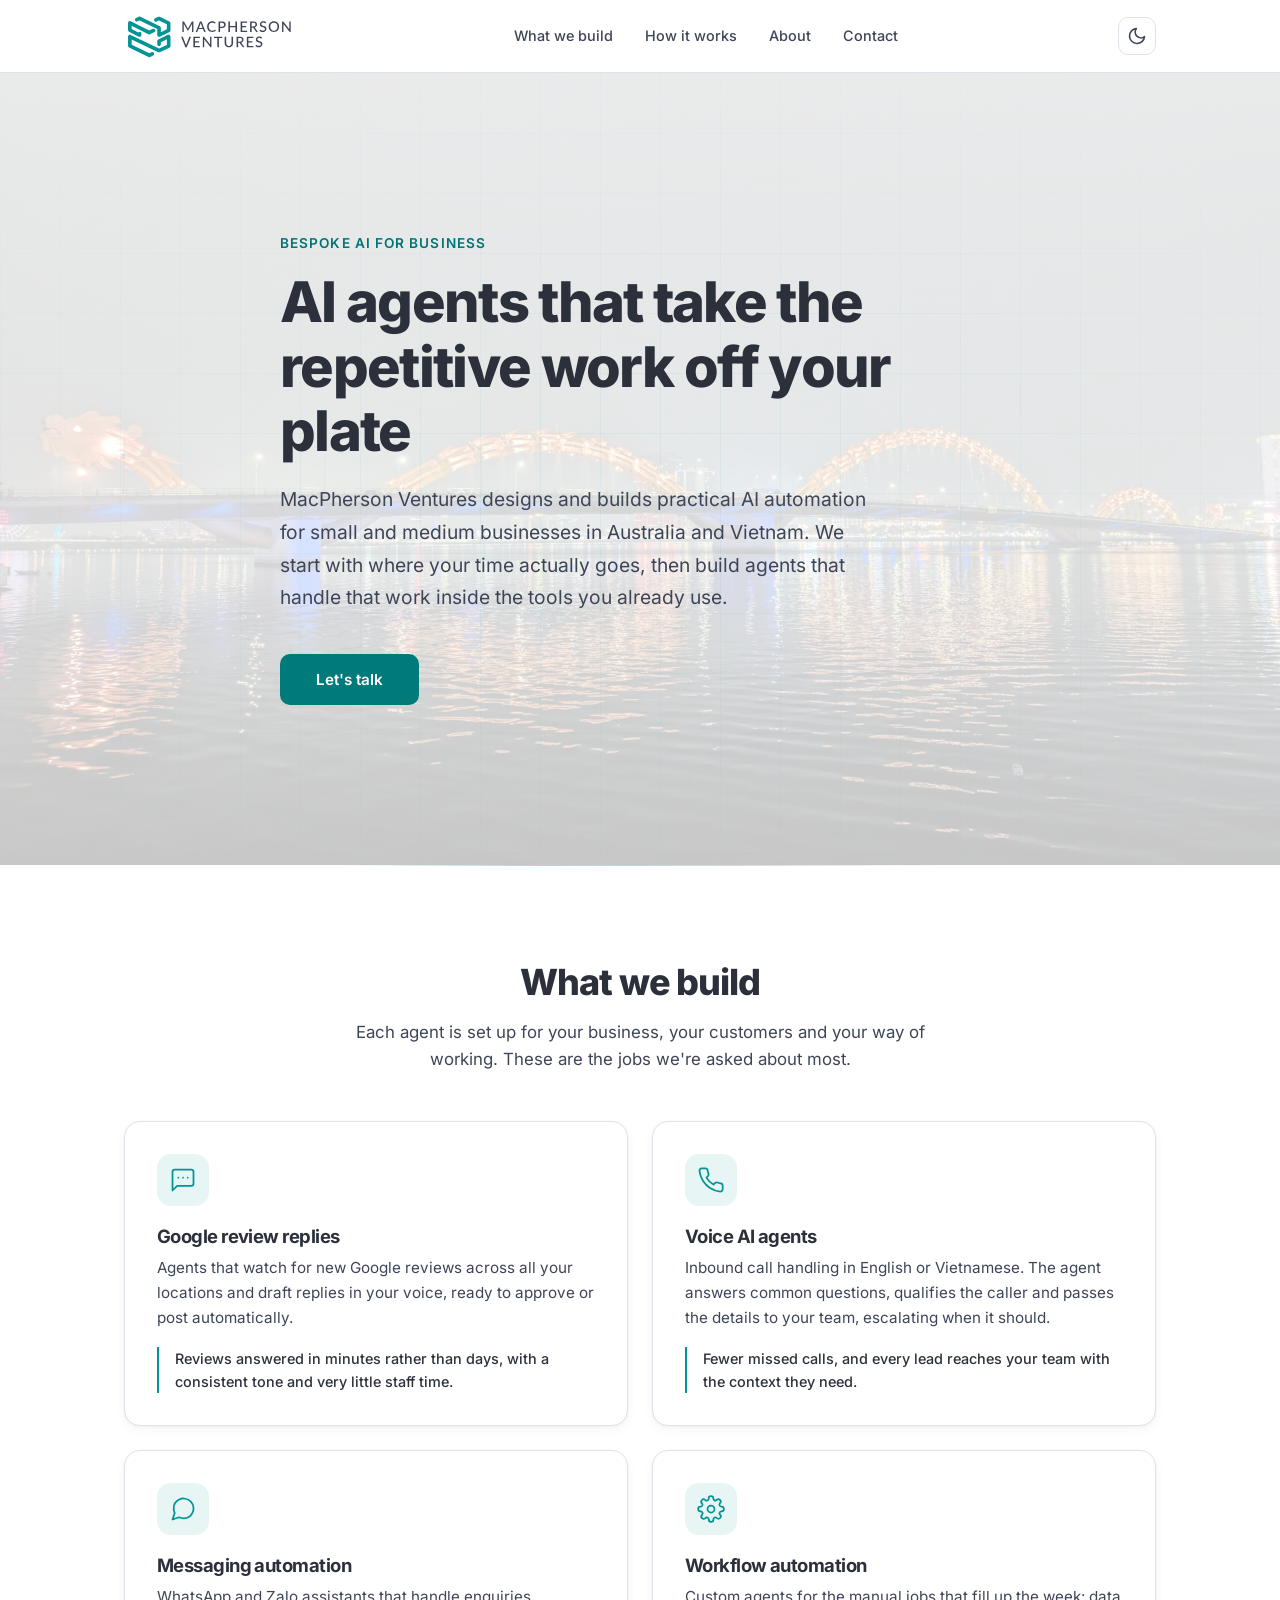
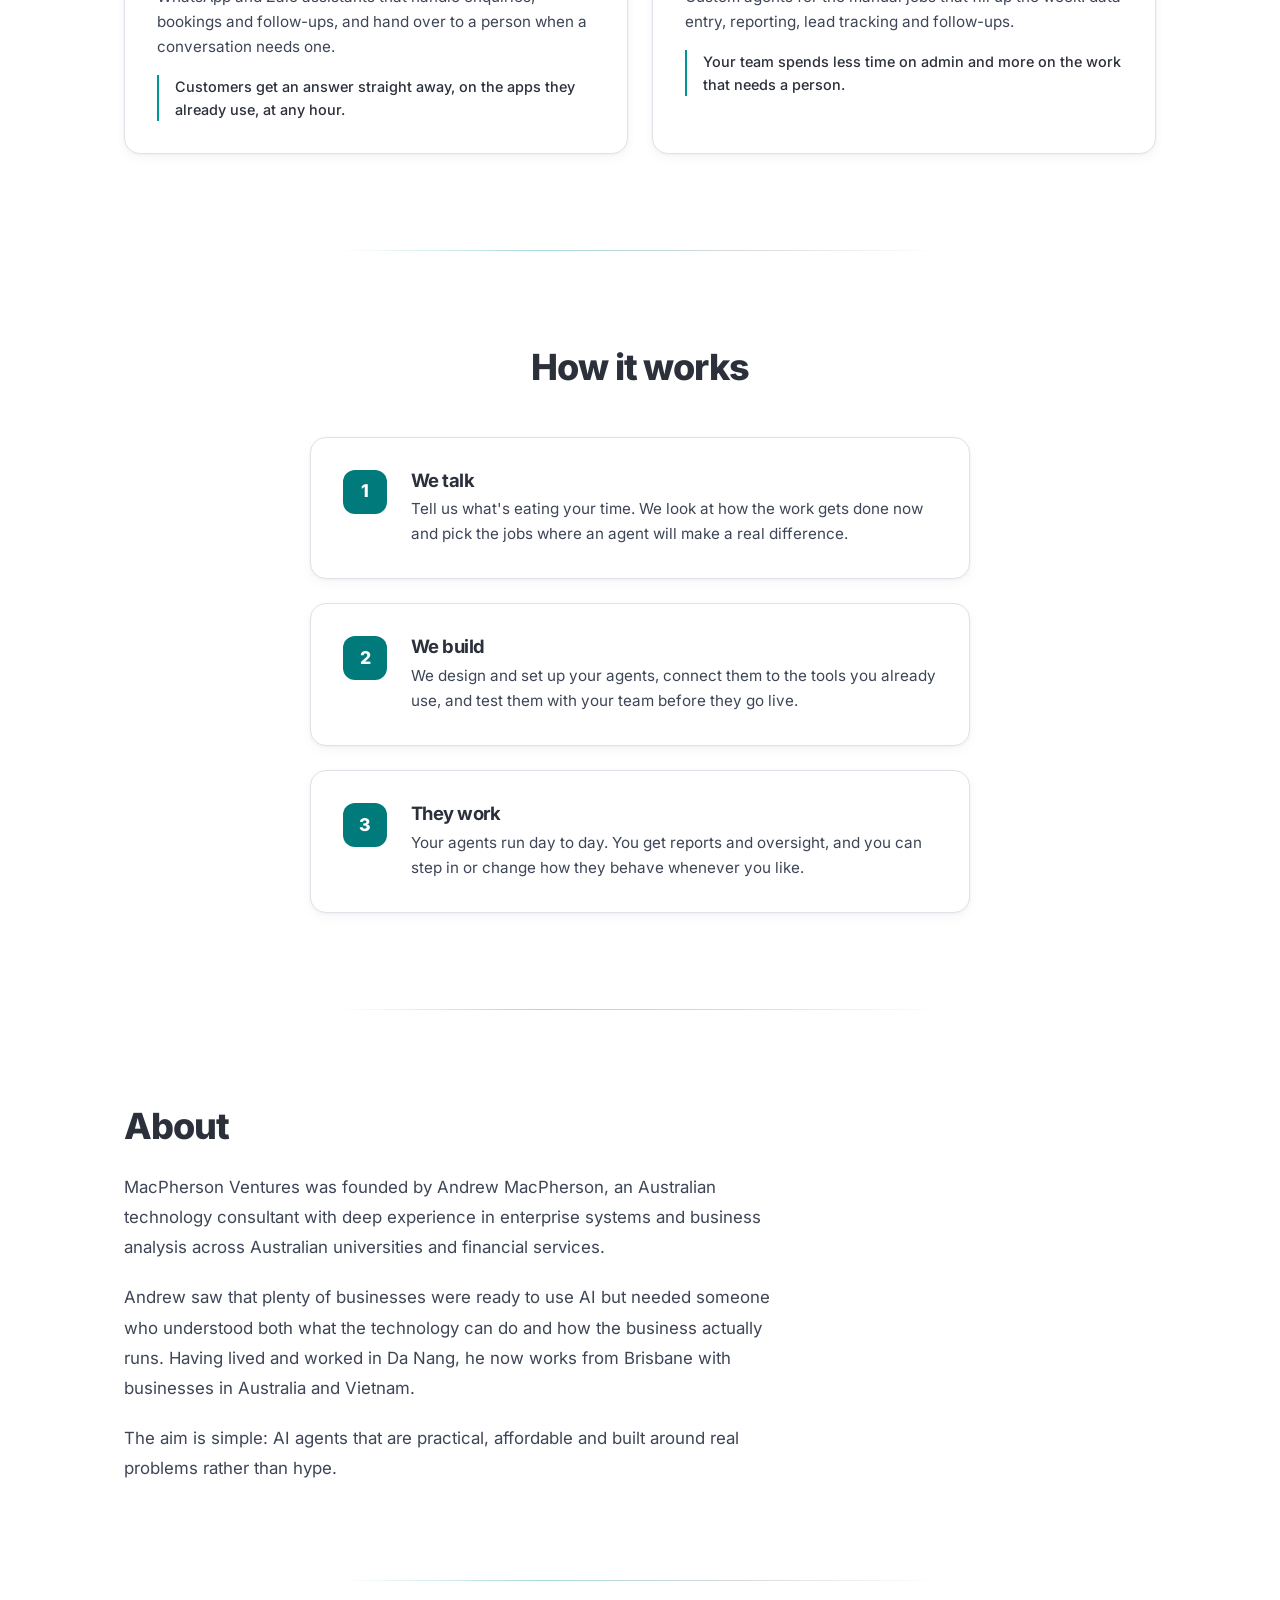
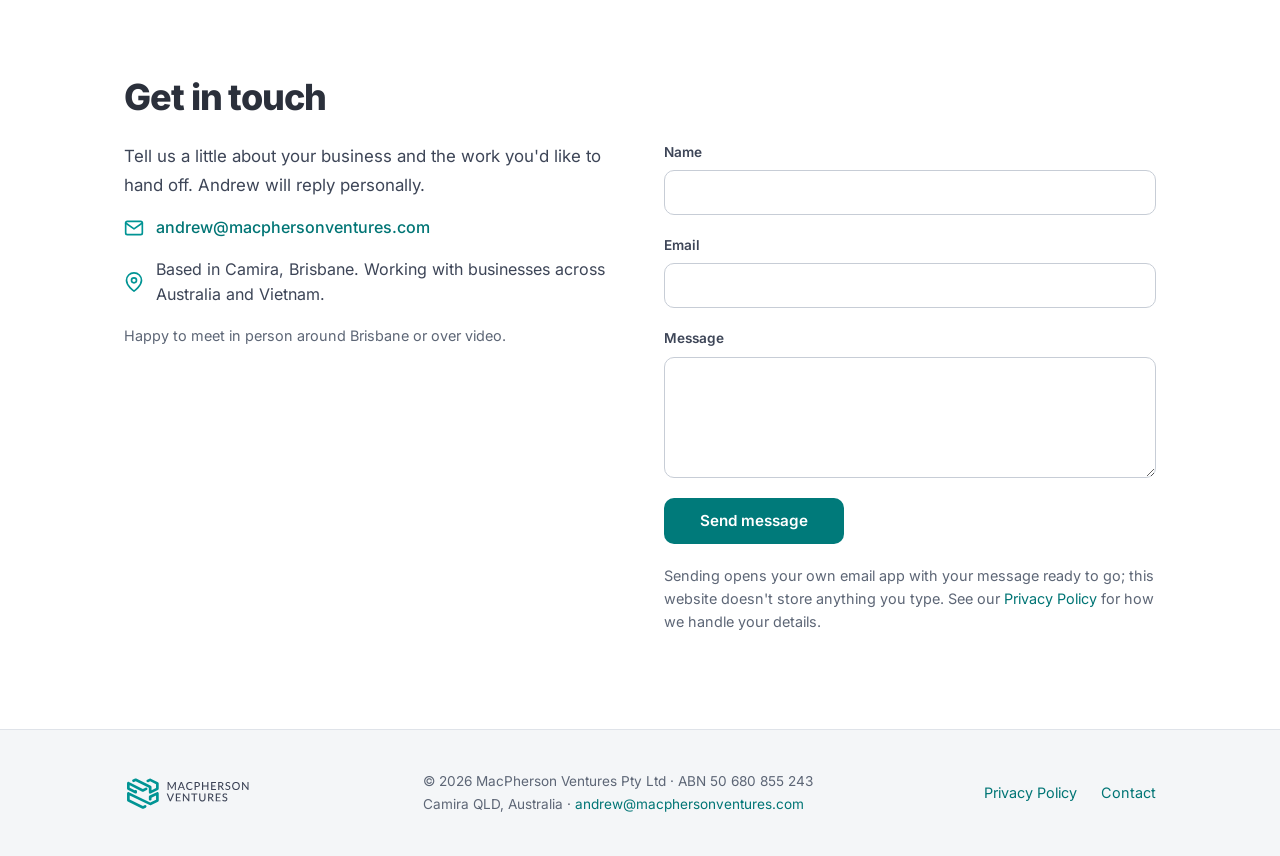
<file: index.html>
<!DOCTYPE html>
<html lang="en-AU">
<head>
    <meta charset="UTF-8">
    <meta name="viewport" content="width=device-width, initial-scale=1.0">
    <title>MacPherson Ventures | AI Automation for Businesses in Australia and Vietnam</title>
    <meta name="description" content="MacPherson Ventures builds practical AI agents for small and medium businesses in Australia and Vietnam: review replies, call handling, WhatsApp and Zalo messaging, and workflow automation.">
    <link rel="canonical" href="https://macphersonventures.com/">
    <meta property="og:type" content="website">
    <meta property="og:site_name" content="MacPherson Ventures">
    <meta property="og:locale" content="en_AU">
    <meta property="og:title" content="MacPherson Ventures | Bespoke AI for business">
    <meta property="og:description" content="Practical AI agents for small and medium businesses in Australia and Vietnam.">
    <meta property="og:url" content="https://macphersonventures.com/">
    <meta property="og:image" content="https://macphersonventures.com/img/og-image.png">
    <meta property="og:image:width" content="1200">
    <meta property="og:image:height" content="630">
    <meta property="og:image:alt" content="MacPherson Ventures logo">
    <meta name="twitter:card" content="summary_large_image">
    <meta name="twitter:title" content="MacPherson Ventures | Bespoke AI for business">
    <meta name="twitter:description" content="Practical AI agents for small and medium businesses in Australia and Vietnam.">
    <meta name="twitter:image" content="https://macphersonventures.com/img/og-image.png">
    <meta name="twitter:image:alt" content="MacPherson Ventures logo">
    <script>
        (function () {
            var d = document.documentElement, t = null;
            d.className += ' js';
            try { t = localStorage.getItem('theme'); } catch (e) {}
            if (t !== 'light' && t !== 'dark') {
                t = window.matchMedia && window.matchMedia('(prefers-color-scheme: dark)').matches ? 'dark' : 'light';
            }
            d.setAttribute('data-theme', t);
        })();
    </script>
    <link rel="icon" href="/favicon.ico" sizes="any">
    <link rel="icon" href="/favicon.svg" type="image/svg+xml">
    <link rel="icon" href="/favicon-32x32.png" type="image/png" sizes="32x32">
    <link rel="icon" href="/favicon-16x16.png" type="image/png" sizes="16x16">
    <link rel="apple-touch-icon" href="/apple-touch-icon.png">
    <link rel="manifest" href="/site.webmanifest">
    <meta name="theme-color" content="#ffffff" media="(prefers-color-scheme: light)">
    <meta name="theme-color" content="#2B303B" media="(prefers-color-scheme: dark)">
    <link rel="preload" href="/fonts/inter-latin-wght-normal.woff2" as="font" type="font/woff2" crossorigin>
    <link rel="stylesheet" href="/css/styles.css">
    <script type="application/ld+json">
    {
        "@context": "https://schema.org",
        "@type": "Organization",
        "name": "MacPherson Ventures Pty Ltd",
        "alternateName": "MacPherson Ventures",
        "url": "https://macphersonventures.com/",
        "logo": "https://macphersonventures.com/icon-512.png",
        "email": "andrew@macphersonventures.com",
        "taxID": "50 680 855 243",
        "address": {
            "@type": "PostalAddress",
            "addressLocality": "Camira",
            "addressRegion": "QLD",
            "addressCountry": "AU"
        },
        "areaServed": ["AU", "VN"]
    }
    </script>
</head>
<body>
    <a class="skip-link" href="#main">Skip to content</a>
    <header>
        <nav class="container" aria-label="Main">
            <a href="/" class="logo" aria-label="MacPherson Ventures home">
                <img class="logo-light" src="/img/brand/mv-logo.svg" alt="MacPherson Ventures" width="170" height="48">
                <img class="logo-dark" src="/img/brand/mv-logo-reversed.svg" alt="MacPherson Ventures" width="170" height="48">
            </a>
            <div class="nav-links">
                <a href="/#services">What we build</a>
                <a href="/#how-it-works">How it works</a>
                <a href="/#about">About</a>
                <a href="/#contact">Contact</a>
            </div>
            <div class="nav-right">
                <button class="mobile-menu-btn" type="button" aria-label="Open menu" aria-expanded="false" aria-controls="mobile-nav">
                    <span></span>
                    <span></span>
                    <span></span>
                </button>
                <button class="theme-toggle" type="button" aria-label="Toggle dark mode">
                    <svg class="icon-sun" width="20" height="20" viewBox="0 0 24 24" fill="none" stroke="currentColor" stroke-width="2" stroke-linecap="round" stroke-linejoin="round" aria-hidden="true">
                        <circle cx="12" cy="12" r="5"/><line x1="12" y1="1" x2="12" y2="3"/><line x1="12" y1="21" x2="12" y2="23"/><line x1="4.22" y1="4.22" x2="5.64" y2="5.64"/><line x1="18.36" y1="18.36" x2="19.78" y2="19.78"/><line x1="1" y1="12" x2="3" y2="12"/><line x1="21" y1="12" x2="23" y2="12"/><line x1="4.22" y1="19.78" x2="5.64" y2="18.36"/><line x1="18.36" y1="5.64" x2="19.78" y2="4.22"/>
                    </svg>
                    <svg class="icon-moon" width="20" height="20" viewBox="0 0 24 24" fill="none" stroke="currentColor" stroke-width="2" stroke-linecap="round" stroke-linejoin="round" aria-hidden="true">
                        <path d="M21 12.79A9 9 0 1 1 11.21 3 7 7 0 0 0 21 12.79z"/>
                    </svg>
                </button>
            </div>
        </nav>
        <div class="mobile-nav" id="mobile-nav">
            <a href="/#services">What we build</a>
            <a href="/#how-it-works">How it works</a>
            <a href="/#about">About</a>
            <a href="/#contact">Contact</a>
        </div>
    </header>

    <main id="main">
        <!-- Hero -->
        <section id="hero" class="hero">
            <div class="hero-bg-image" aria-hidden="true"></div>
            <div class="hero-overlay" aria-hidden="true"></div>
            <div class="hero-grid" aria-hidden="true"></div>
            <div class="container hero-content">
                <p class="hero-kicker fade-in">Bespoke AI for business</p>
                <h1 class="fade-in">AI agents that take the repetitive work off your plate</h1>
                <p class="hero-subtitle fade-in">MacPherson Ventures designs and builds practical AI automation for small and medium businesses in Australia and Vietnam. We start with where your time actually goes, then build agents that handle that work inside the tools you already use.</p>
                <a href="#contact" class="btn btn-primary fade-in">Let's talk</a>
            </div>
        </section>

        <div class="section-divider"></div>

        <!-- What we build -->
        <section id="services" class="services">
            <div class="container">
                <h2 class="fade-in">What we build</h2>
                <p class="section-intro fade-in">Each agent is set up for your business, your customers and your way of working. These are the jobs we're asked about most.</p>
                <div class="card-grid">
                    <div class="card fade-in">
                        <div class="card-icon" aria-hidden="true">
                            <svg width="28" height="28" viewBox="0 0 24 24" fill="none" stroke="currentColor" stroke-width="1.5" stroke-linecap="round" stroke-linejoin="round"><path d="M21 15a2 2 0 0 1-2 2H7l-4 4V5a2 2 0 0 1 2-2h14a2 2 0 0 1 2 2z"/><path d="M8 10h.01"/><path d="M12 10h.01"/><path d="M16 10h.01"/></svg>
                        </div>
                        <h3>Google review replies</h3>
                        <p class="card-desc">Agents that watch for new Google reviews across all your locations and draft replies in your voice, ready to approve or post automatically.</p>
                        <p class="card-outcome">Reviews answered in minutes rather than days, with a consistent tone and very little staff time.</p>
                    </div>
                    <div class="card fade-in">
                        <div class="card-icon" aria-hidden="true">
                            <svg width="28" height="28" viewBox="0 0 24 24" fill="none" stroke="currentColor" stroke-width="1.5" stroke-linecap="round" stroke-linejoin="round"><path d="M22 16.92v3a2 2 0 0 1-2.18 2 19.79 19.79 0 0 1-8.63-3.07 19.5 19.5 0 0 1-6-6 19.79 19.79 0 0 1-3.07-8.67A2 2 0 0 1 4.11 2h3a2 2 0 0 1 2 1.72c.127.96.361 1.903.7 2.81a2 2 0 0 1-.45 2.11L8.09 9.91a16 16 0 0 0 6 6l1.27-1.27a2 2 0 0 1 2.11-.45c.907.339 1.85.573 2.81.7A2 2 0 0 1 22 16.92z"/></svg>
                        </div>
                        <h3>Voice AI agents</h3>
                        <p class="card-desc">Inbound call handling in English or Vietnamese. The agent answers common questions, qualifies the caller and passes the details to your team, escalating when it should.</p>
                        <p class="card-outcome">Fewer missed calls, and every lead reaches your team with the context they need.</p>
                    </div>
                    <div class="card fade-in">
                        <div class="card-icon" aria-hidden="true">
                            <svg width="28" height="28" viewBox="0 0 24 24" fill="none" stroke="currentColor" stroke-width="1.5" stroke-linecap="round" stroke-linejoin="round"><path d="M21 11.5a8.38 8.38 0 0 1-.9 3.8 8.5 8.5 0 0 1-7.6 4.7 8.38 8.38 0 0 1-3.8-.9L3 21l1.9-5.7a8.38 8.38 0 0 1-.9-3.8 8.5 8.5 0 0 1 4.7-7.6 8.38 8.38 0 0 1 3.8-.9h.5a8.48 8.48 0 0 1 8 8v.5z"/></svg>
                        </div>
                        <h3>Messaging automation</h3>
                        <p class="card-desc">WhatsApp and Zalo assistants that handle enquiries, bookings and follow-ups, and hand over to a person when a conversation needs one.</p>
                        <p class="card-outcome">Customers get an answer straight away, on the apps they already use, at any hour.</p>
                    </div>
                    <div class="card fade-in">
                        <div class="card-icon" aria-hidden="true">
                            <svg width="28" height="28" viewBox="0 0 24 24" fill="none" stroke="currentColor" stroke-width="1.5" stroke-linecap="round" stroke-linejoin="round"><circle cx="12" cy="12" r="3"/><path d="M19.4 15a1.65 1.65 0 0 0 .33 1.82l.06.06a2 2 0 0 1-2.83 2.83l-.06-.06a1.65 1.65 0 0 0-1.82-.33 1.65 1.65 0 0 0-1 1.51V21a2 2 0 0 1-4 0v-.09A1.65 1.65 0 0 0 9 19.4a1.65 1.65 0 0 0-1.82.33l-.06.06a2 2 0 0 1-2.83-2.83l.06-.06A1.65 1.65 0 0 0 4.68 15a1.65 1.65 0 0 0-1.51-1H3a2 2 0 0 1 0-4h.09A1.65 1.65 0 0 0 4.6 9a1.65 1.65 0 0 0-.33-1.82l-.06-.06a2 2 0 0 1 2.83-2.83l.06.06A1.65 1.65 0 0 0 9 4.68a1.65 1.65 0 0 0 1-1.51V3a2 2 0 0 1 4 0v.09a1.65 1.65 0 0 0 1 1.51 1.65 1.65 0 0 0 1.82-.33l.06-.06a2 2 0 0 1 2.83 2.83l-.06.06A1.65 1.65 0 0 0 19.4 9a1.65 1.65 0 0 0 1.51 1H21a2 2 0 0 1 0 4h-.09a1.65 1.65 0 0 0-1.51 1z"/></svg>
                        </div>
                        <h3>Workflow automation</h3>
                        <p class="card-desc">Custom agents for the manual jobs that fill up the week: data entry, reporting, lead tracking and follow-ups.</p>
                        <p class="card-outcome">Your team spends less time on admin and more on the work that needs a person.</p>
                    </div>
                </div>
            </div>
        </section>

        <div class="section-divider"></div>

        <!-- How it works -->
        <section id="how-it-works" class="how-it-works">
            <div class="container">
                <h2 class="fade-in">How it works</h2>
                <div class="steps">
                    <div class="step fade-in">
                        <div class="step-number">1</div>
                        <div class="step-content">
                            <h3>We talk</h3>
                            <p>Tell us what's eating your time. We look at how the work gets done now and pick the jobs where an agent will make a real difference.</p>
                        </div>
                    </div>
                    <div class="step fade-in">
                        <div class="step-number">2</div>
                        <div class="step-content">
                            <h3>We build</h3>
                            <p>We design and set up your agents, connect them to the tools you already use, and test them with your team before they go live.</p>
                        </div>
                    </div>
                    <div class="step fade-in">
                        <div class="step-number">3</div>
                        <div class="step-content">
                            <h3>They work</h3>
                            <p>Your agents run day to day. You get reports and oversight, and you can step in or change how they behave whenever you like.</p>
                        </div>
                    </div>
                </div>
            </div>
        </section>

        <div class="section-divider"></div>

        <!-- About -->
        <section id="about" class="about">
            <div class="container">
                <h2 class="fade-in">About</h2>
                <div class="about-text fade-in">
                    <p>MacPherson Ventures was founded by Andrew MacPherson, an Australian technology consultant with deep experience in enterprise systems and business analysis across Australian universities and financial services.</p>
                    <p>Andrew saw that plenty of businesses were ready to use AI but needed someone who understood both what the technology can do and how the business actually runs. Having lived and worked in Da Nang, he now works from Brisbane with businesses in Australia and Vietnam.</p>
                    <p>The aim is simple: AI agents that are practical, affordable and built around real problems rather than hype.</p>
                </div>
            </div>
        </section>

        <div class="section-divider"></div>

        <!-- Contact -->
        <section id="contact" class="contact">
            <div class="container">
                <h2 class="fade-in">Get in touch</h2>
                <div class="contact-layout fade-in">
                    <div class="contact-info">
                        <p class="contact-lead">Tell us a little about your business and the work you'd like to hand off. Andrew will reply personally.</p>
                        <div class="contact-item">
                            <svg width="20" height="20" viewBox="0 0 24 24" fill="none" stroke="currentColor" stroke-width="2" stroke-linecap="round" stroke-linejoin="round" aria-hidden="true"><path d="M4 4h16c1.1 0 2 .9 2 2v12c0 1.1-.9 2-2 2H4c-1.1 0-2-.9-2-2V6c0-1.1.9-2 2-2z"/><polyline points="22,6 12,13 2,6"/></svg>
                            <a href="mailto:andrew@macphersonventures.com">andrew@macphersonventures.com</a>
                        </div>
                        <div class="contact-item">
                            <svg width="20" height="20" viewBox="0 0 24 24" fill="none" stroke="currentColor" stroke-width="2" stroke-linecap="round" stroke-linejoin="round" aria-hidden="true"><path d="M21 10c0 7-9 13-9 13s-9-6-9-13a9 9 0 0 1 18 0z"/><circle cx="12" cy="10" r="3"/></svg>
                            <span>Based in Camira, Brisbane. Working with businesses across Australia and Vietnam.</span>
                        </div>
                        <p class="contact-note">Happy to meet in person around Brisbane or over video.</p>
                    </div>
                    <form class="contact-form" id="contact-form">
                        <div class="form-group">
                            <label for="name">Name</label>
                            <input type="text" id="name" name="name" autocomplete="name" required>
                        </div>
                        <div class="form-group">
                            <label for="email">Email</label>
                            <input type="email" id="email" name="email" autocomplete="email" required>
                        </div>
                        <div class="form-group">
                            <label for="message">Message</label>
                            <textarea id="message" name="message" rows="5" required></textarea>
                        </div>
                        <button type="submit" class="btn btn-primary">Send message</button>
                        <p class="form-privacy">Sending opens your own email app with your message ready to go; this website doesn't store anything you type. See our <a href="/privacy">Privacy Policy</a> for how we handle your details.</p>
                    </form>
                </div>
            </div>
        </section>
    </main>

    <footer>
        <div class="container footer-inner">
            <div class="footer-brand">
                <img class="logo-light" src="/img/brand/mv-logo.svg" alt="MacPherson Ventures" width="128" height="36" loading="lazy">
                <img class="logo-dark" src="/img/brand/mv-logo-reversed.svg" alt="MacPherson Ventures" width="128" height="36" loading="lazy">
            </div>
            <div class="footer-meta">
                <p>&copy; 2026 MacPherson Ventures Pty Ltd &middot; ABN 50 680 855 243</p>
                <p>Camira QLD, Australia &middot; <a href="mailto:andrew@macphersonventures.com">andrew@macphersonventures.com</a></p>
            </div>
            <div class="footer-links">
                <a href="/privacy">Privacy Policy</a>
                <a href="/#contact">Contact</a>
            </div>
        </div>
    </footer>

    <script src="/js/scripts.js"></script>
</body>
</html>
</file>
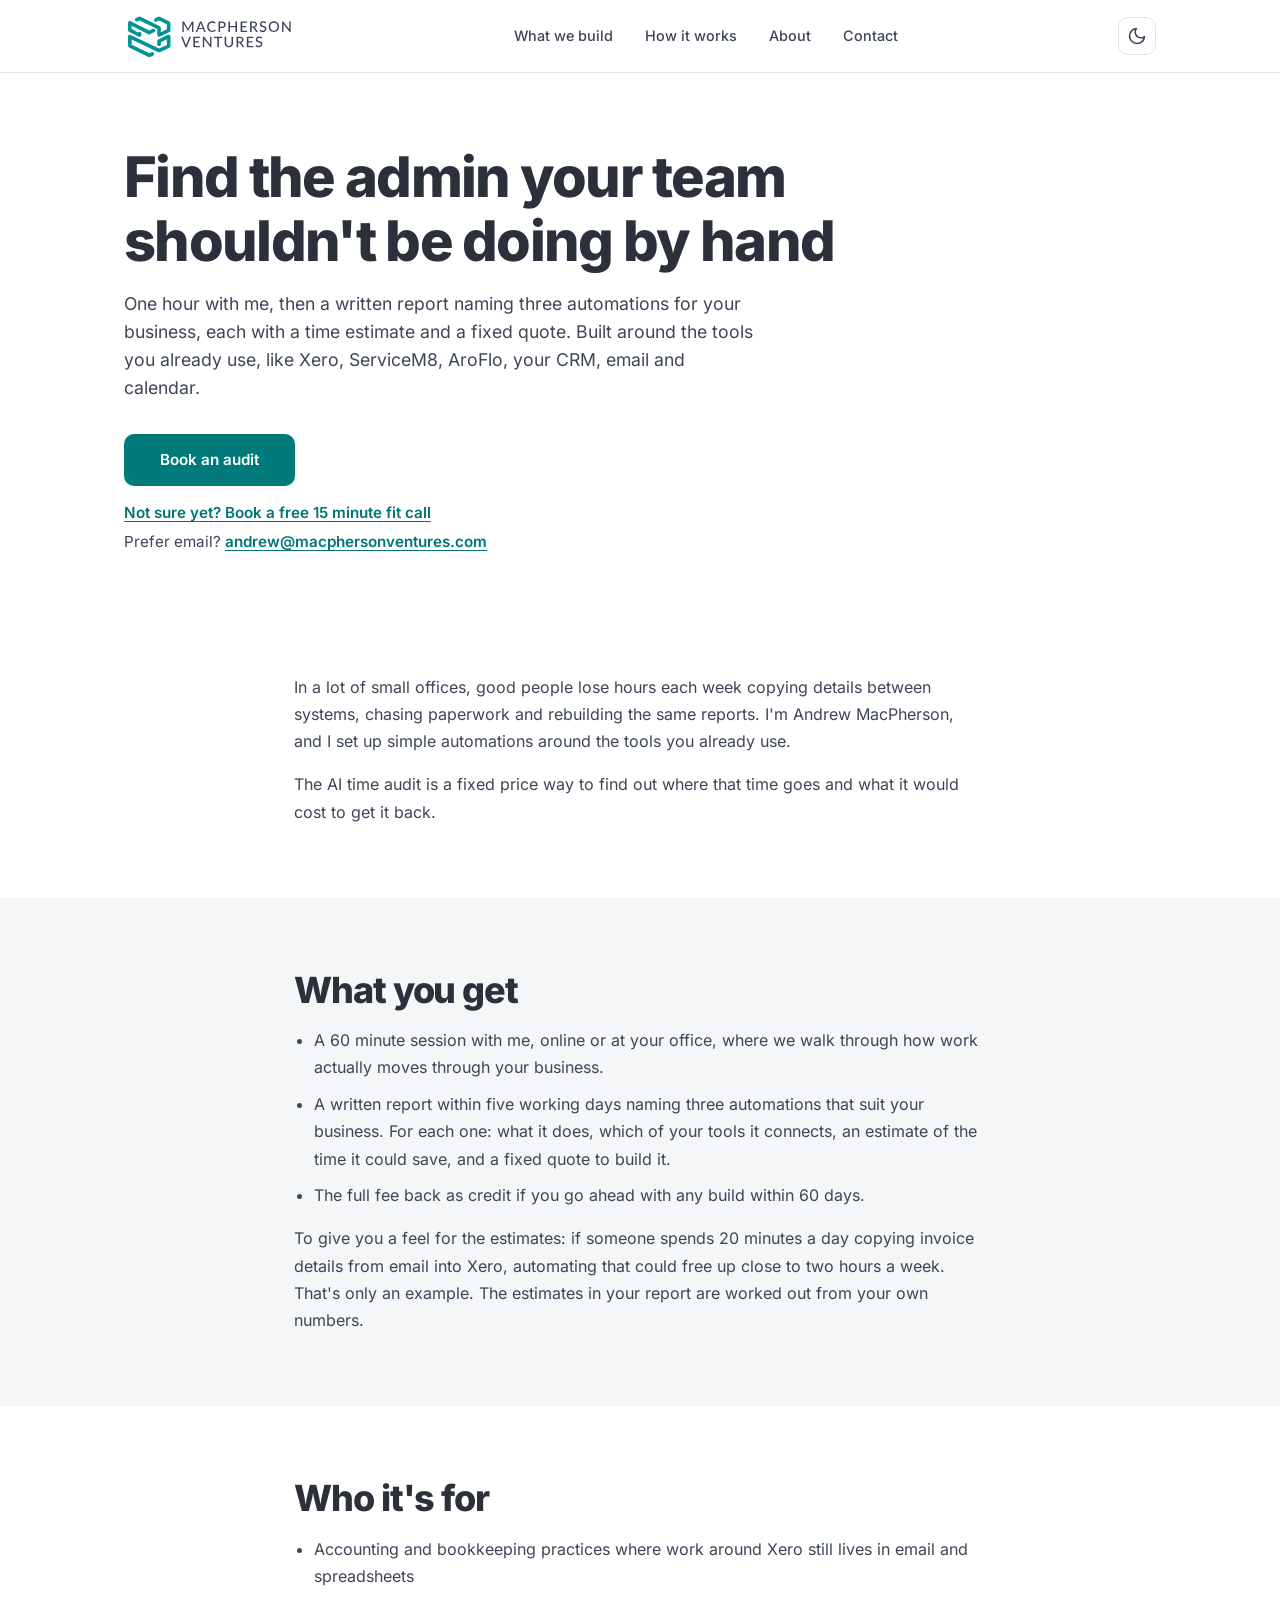
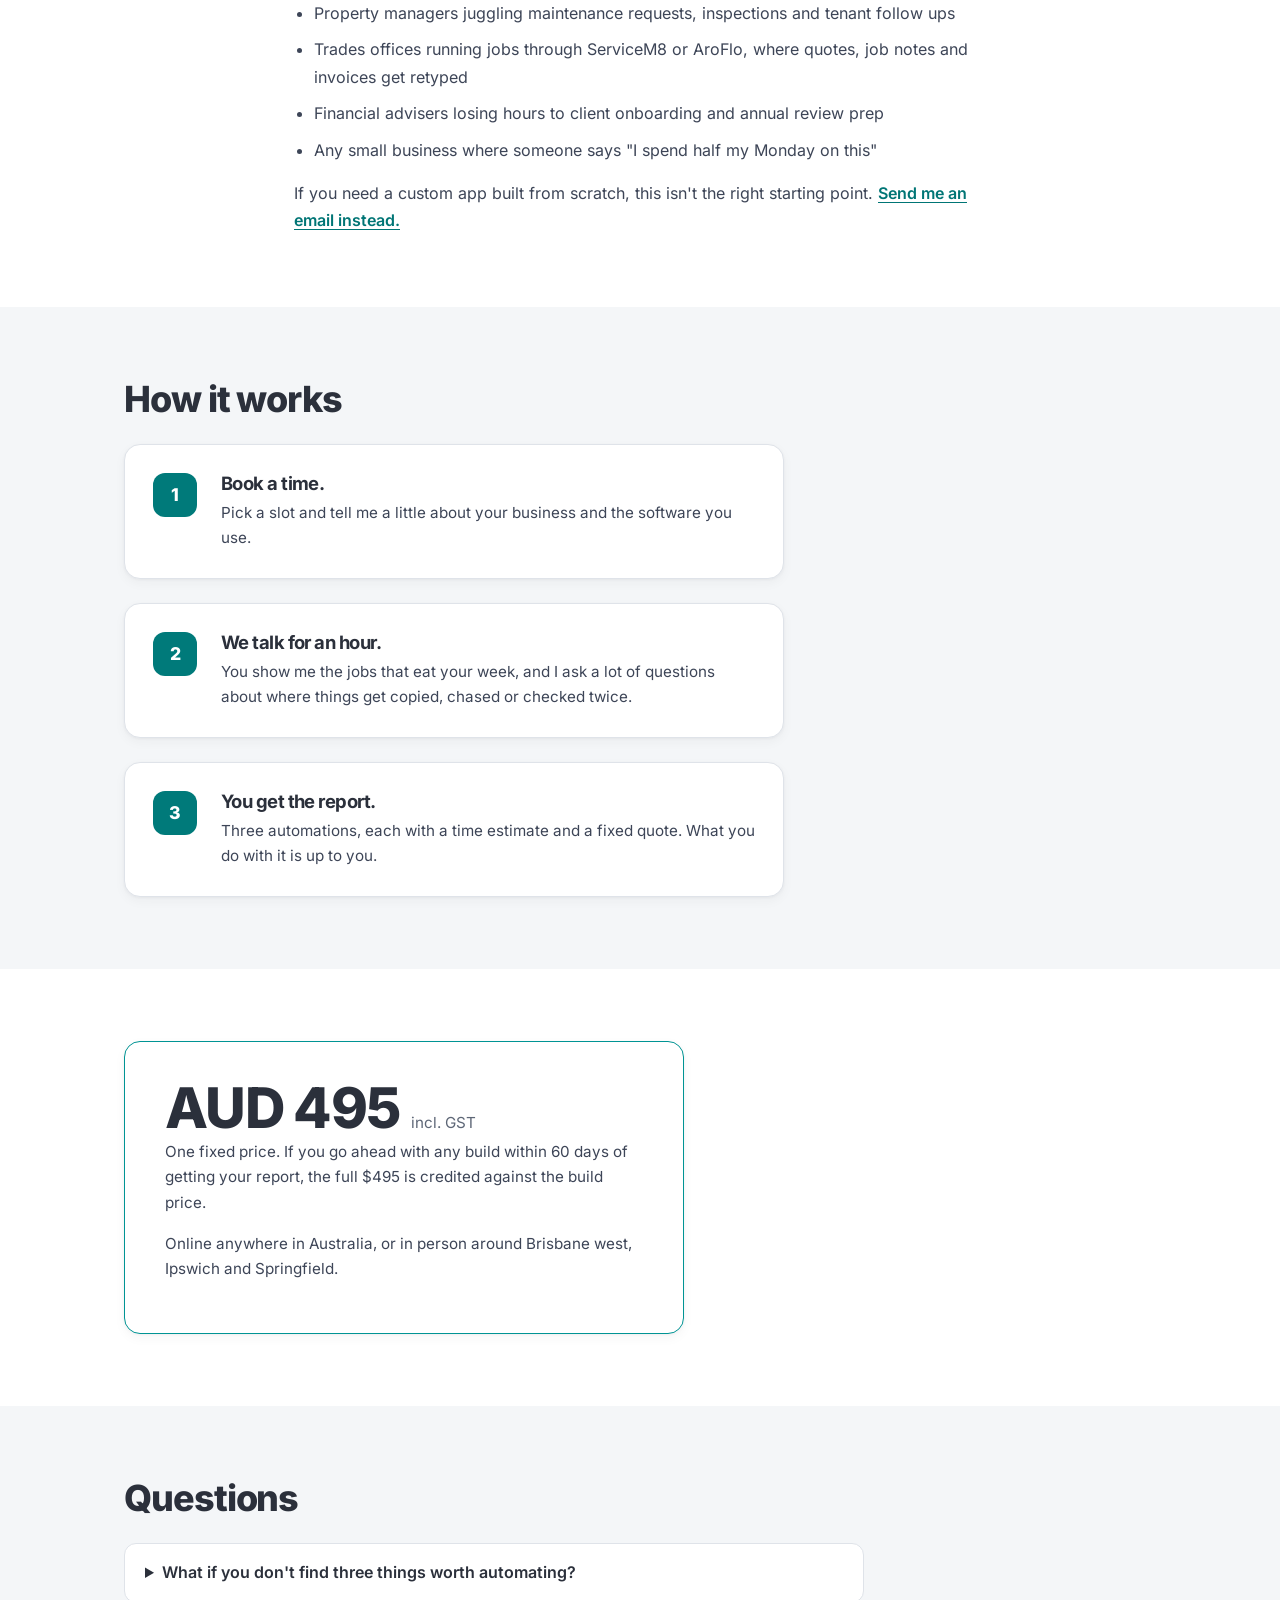
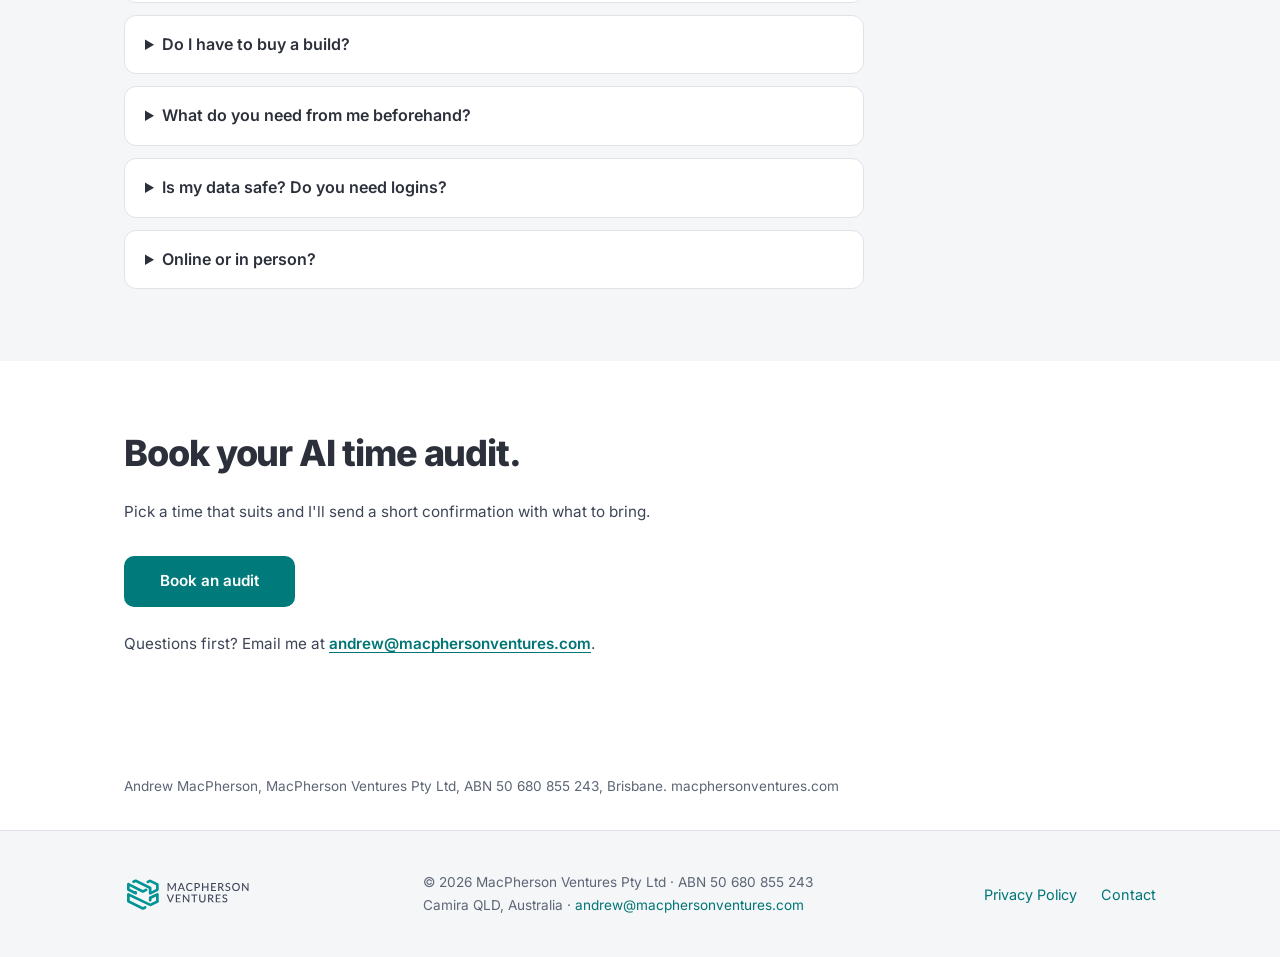
<file: ai-audit.html>
<!DOCTYPE html>
<html lang="en-AU">
<head>
    <meta charset="UTF-8">
    <meta name="viewport" content="width=device-width, initial-scale=1.0">
    <title>AI time audit | MacPherson Ventures</title>
    <meta name="description" content="A 60 minute session and a written report naming three jobs worth automating in your business, with time estimates and quotes. AUD 495 incl. GST.">
    <link rel="canonical" href="https://macphersonventures.com/ai-audit">
    <meta property="og:type" content="website">
    <meta property="og:site_name" content="MacPherson Ventures">
    <meta property="og:locale" content="en_AU">
    <meta property="og:title" content="AI time audit | MacPherson Ventures">
    <meta property="og:description" content="A 60 minute session and a written report naming three jobs worth automating in your business, with time estimates and quotes. AUD 495 incl. GST.">
    <meta property="og:url" content="https://macphersonventures.com/ai-audit">
    <meta property="og:image" content="https://macphersonventures.com/img/og-image.png">
    <meta property="og:image:width" content="1200">
    <meta property="og:image:height" content="630">
    <meta property="og:image:alt" content="MacPherson Ventures logo">
    <meta name="twitter:card" content="summary_large_image">
    <meta name="twitter:title" content="AI time audit | MacPherson Ventures">
    <meta name="twitter:description" content="A 60 minute session and a written report naming three jobs worth automating in your business, with time estimates and quotes. AUD 495 incl. GST.">
    <meta name="twitter:image" content="https://macphersonventures.com/img/og-image.png">
    <script>
        (function () {
            var d = document.documentElement, t = null;
            d.className += ' js';
            try { t = localStorage.getItem('theme'); } catch (e) {}
            if (t !== 'light' && t !== 'dark') {
                t = window.matchMedia && window.matchMedia('(prefers-color-scheme: dark)').matches ? 'dark' : 'light';
            }
            d.setAttribute('data-theme', t);
        })();
    </script>
    <link rel="icon" href="/favicon.ico" sizes="any">
    <link rel="icon" href="/favicon.svg" type="image/svg+xml">
    <link rel="icon" href="/favicon-32x32.png" type="image/png" sizes="32x32">
    <link rel="icon" href="/favicon-16x16.png" type="image/png" sizes="16x16">
    <link rel="apple-touch-icon" href="/apple-touch-icon.png">
    <link rel="manifest" href="/site.webmanifest">
    <meta name="theme-color" content="#ffffff" media="(prefers-color-scheme: light)">
    <meta name="theme-color" content="#2B303B" media="(prefers-color-scheme: dark)">
    <link rel="preload" href="/fonts/inter-latin-wght-normal.woff2" as="font" type="font/woff2" crossorigin>
    <link rel="stylesheet" href="/css/styles.css">
    <link rel="stylesheet" href="/css/ai-audit.css">
</head>
<body>
    <a class="skip-link" href="#main">Skip to content</a>
    <header>
        <nav class="container" aria-label="Main">
            <a href="/" class="logo" aria-label="MacPherson Ventures home">
                <img class="logo-light" src="/img/brand/mv-logo.svg" alt="MacPherson Ventures" width="170" height="48">
                <img class="logo-dark" src="/img/brand/mv-logo-reversed.svg" alt="MacPherson Ventures" width="170" height="48">
            </a>
            <div class="nav-links">
                <a href="/#services">What we build</a>
                <a href="/#how-it-works">How it works</a>
                <a href="/#about">About</a>
                <a href="/#contact">Contact</a>
            </div>
            <div class="nav-right">
                <button class="mobile-menu-btn" type="button" aria-label="Open menu" aria-expanded="false" aria-controls="mobile-nav">
                    <span></span>
                    <span></span>
                    <span></span>
                </button>
                <button class="theme-toggle" type="button" aria-label="Toggle dark mode">
                    <svg class="icon-sun" width="20" height="20" viewBox="0 0 24 24" fill="none" stroke="currentColor" stroke-width="2" stroke-linecap="round" stroke-linejoin="round" aria-hidden="true">
                        <circle cx="12" cy="12" r="5"/><line x1="12" y1="1" x2="12" y2="3"/><line x1="12" y1="21" x2="12" y2="23"/><line x1="4.22" y1="4.22" x2="5.64" y2="5.64"/><line x1="18.36" y1="18.36" x2="19.78" y2="19.78"/><line x1="1" y1="12" x2="3" y2="12"/><line x1="21" y1="12" x2="23" y2="12"/><line x1="4.22" y1="19.78" x2="5.64" y2="18.36"/><line x1="18.36" y1="5.64" x2="19.78" y2="4.22"/>
                    </svg>
                    <svg class="icon-moon" width="20" height="20" viewBox="0 0 24 24" fill="none" stroke="currentColor" stroke-width="2" stroke-linecap="round" stroke-linejoin="round" aria-hidden="true">
                        <path d="M21 12.79A9 9 0 1 1 11.21 3 7 7 0 0 0 21 12.79z"/>
                    </svg>
                </button>
            </div>
        </nav>
        <div class="mobile-nav" id="mobile-nav">
            <a href="/#services">What we build</a>
            <a href="/#how-it-works">How it works</a>
            <a href="/#about">About</a>
            <a href="/#contact">Contact</a>
        </div>
    </header>

    <main id="main">
        <section class="page-header audit-hero" aria-labelledby="audit-title">
            <div class="container">
                <h1 id="audit-title">Find the admin your team shouldn't be doing by hand</h1>
                <p>One hour with me, then a written report naming three automations for your business, each with a time estimate and a fixed quote. Built around the tools you already use, like Xero, ServiceM8, AroFlo, your CRM, email and calendar.</p>
                <div class="audit-actions">
                    <a class="btn btn-primary" href="https://cal.com/macphersonventures/ai-time-audit" data-cta="book">Book an audit</a>
                </div>
                <div class="audit-secondary">
                    <p><a class="audit-link" href="https://cal.com/macphersonventures/fit-call">Not sure yet? Book a free 15 minute fit call</a></p>
                    <p>Prefer email? <a class="audit-link" href="mailto:andrew@macphersonventures.com?subject=AI%20time%20audit%20booking">andrew@macphersonventures.com</a></p>
                </div>
            </div>
        </section>

        <section class="audit-section" aria-label="Introduction">
            <div class="container audit-prose">
                <p>In a lot of small offices, good people lose hours each week copying details between systems, chasing paperwork and rebuilding the same reports. I'm Andrew MacPherson, and I set up simple automations around the tools you already use.</p>
                <p>The AI time audit is a fixed price way to find out where that time goes and what it would cost to get it back.</p>
            </div>
        </section>

        <section class="audit-section audit-alt" aria-labelledby="audit-get">
            <div class="container audit-prose">
                <h2 id="audit-get">What you get</h2>
                <ul class="audit-list">
                    <li>A 60 minute session with me, online or at your office, where we walk through how work actually moves through your business.</li>
                    <li>A written report within five working days naming three automations that suit your business. For each one: what it does, which of your tools it connects, an estimate of the time it could save, and a fixed quote to build it.</li>
                    <li>The full fee back as credit if you go ahead with any build within 60 days.</li>
                </ul>
                <p>To give you a feel for the estimates: if someone spends 20 minutes a day copying invoice details from email into Xero, automating that could free up close to two hours a week. That's only an example. The estimates in your report are worked out from your own numbers.</p>
            </div>
        </section>

        <section class="audit-section" aria-labelledby="audit-who">
            <div class="container audit-prose">
                <h2 id="audit-who">Who it's for</h2>
                <ul class="audit-list">
                    <li>Accounting and bookkeeping practices where work around Xero still lives in email and spreadsheets</li>
                    <li>Property managers juggling maintenance requests, inspections and tenant follow ups</li>
                    <li>Trades offices running jobs through ServiceM8 or AroFlo, where quotes, job notes and invoices get retyped</li>
                    <li>Financial advisers losing hours to client onboarding and annual review prep</li>
                    <li>Any small business where someone says "I spend half my Monday on this"</li>
                </ul>
                <p>If you need a custom app built from scratch, this isn't the right starting point. <a class="audit-link" href="mailto:andrew@macphersonventures.com">Send me an email instead.</a></p>
            </div>
        </section>

        <section class="audit-section audit-alt" aria-labelledby="audit-how">
            <div class="container">
                <h2 id="audit-how">How it works</h2>
                <div class="steps">
                    <div class="step">
                        <div class="step-number">1</div>
                        <div class="step-content">
                            <h3>Book a time.</h3>
                            <p>Pick a slot and tell me a little about your business and the software you use.</p>
                        </div>
                    </div>
                    <div class="step">
                        <div class="step-number">2</div>
                        <div class="step-content">
                            <h3>We talk for an hour.</h3>
                            <p>You show me the jobs that eat your week, and I ask a lot of questions about where things get copied, chased or checked twice.</p>
                        </div>
                    </div>
                    <div class="step">
                        <div class="step-number">3</div>
                        <div class="step-content">
                            <h3>You get the report.</h3>
                            <p>Three automations, each with a time estimate and a fixed quote. What you do with it is up to you.</p>
                        </div>
                    </div>
                </div>
            </div>
        </section>

        <section class="audit-section" id="audit-price" aria-label="Price">
            <div class="container">
                <div class="audit-price">
                                        <p class="audit-amount">AUD 495 <span class="audit-gst">incl. GST</span></p>
                    <p class="card-desc">One fixed price. If you go ahead with any build within 60 days of getting your report, the full $495 is credited against the build price.</p>
                    <p class="card-desc">Online anywhere in Australia, or in person around Brisbane west, Ipswich and Springfield.</p>
                </div>
            </div>
        </section>

        <section class="audit-section audit-alt" aria-labelledby="audit-faq">
            <div class="container">
                <h2 id="audit-faq">Questions</h2>
                <div class="audit-faq">
                    <details>
                        <summary>What if you don't find three things worth automating?</summary>
                        <p>Then the report says so, and lists what I did find with honest estimates. I'd rather tell you a job isn't worth automating than sell you something that won't pay for itself.</p>
                    </details>
                    <details>
                        <summary>Do I have to buy a build?</summary>
                        <p>No. The report is yours to keep. You can build it yourself, hand it to someone else or file it away. The credit is there if you want me to build it within 60 days.</p>
                    </details>
                    <details>
                        <summary>What do you need from me beforehand?</summary>
                        <p>A list of the software you use and a rough idea of the jobs that annoy you most. If someone else in the office does most of the admin, bring them along; they usually know where the time goes.</p>
                    </details>
                    <details>
                        <summary>Is my data safe? Do you need logins?</summary>
                        <p>I don't need logins or access to your systems for the audit. You share your screen or show me on your computer, and you decide what I see. If you go ahead with a build, we agree on access then, and I only ask for what the job needs.</p>
                    </details>
                    <details>
                        <summary>Online or in person?</summary>
                        <p>Either, same price. Online works anywhere in Australia. In person, I can come to you around Brisbane west, Ipswich and Springfield.</p>
                    </details>
                </div>
            </div>
        </section>

        <section class="audit-section audit-cta" aria-labelledby="audit-book">
            <div class="container">
                <h2 id="audit-book">Book your AI time audit.</h2>
                <p class="card-desc">Pick a time that suits and I'll send a short confirmation with what to bring.</p>
                <div class="audit-actions">
                    <a class="btn btn-primary" href="https://cal.com/macphersonventures/ai-time-audit" data-cta="book">Book an audit</a>
                </div>
                <p class="card-desc audit-questions">Questions first? Email me at <a class="audit-link" href="mailto:andrew@macphersonventures.com">andrew@macphersonventures.com</a>.</p>
            </div>
        </section>

        <div class="container">
            <p class="audit-footnote">Andrew MacPherson, MacPherson Ventures Pty Ltd, ABN 50 680 855 243, Brisbane. macphersonventures.com</p>
        </div>
    </main>

    <footer>
        <div class="container footer-inner">
            <div class="footer-brand">
                <img class="logo-light" src="/img/brand/mv-logo.svg" alt="MacPherson Ventures" width="128" height="36" loading="lazy">
                <img class="logo-dark" src="/img/brand/mv-logo-reversed.svg" alt="MacPherson Ventures" width="128" height="36" loading="lazy">
            </div>
            <div class="footer-meta">
                <p>&copy; 2026 MacPherson Ventures Pty Ltd &middot; ABN 50 680 855 243</p>
                <p>Camira QLD, Australia &middot; <a href="mailto:andrew@macphersonventures.com">andrew@macphersonventures.com</a></p>
            </div>
            <div class="footer-links">
                <a href="/privacy">Privacy Policy</a>
                <a href="/#contact">Contact</a>
            </div>
        </div>
    </footer>

    <script src="/js/scripts.js"></script>
    <script src="/js/ai-audit.js" defer></script>
</body>
</html>
</file>
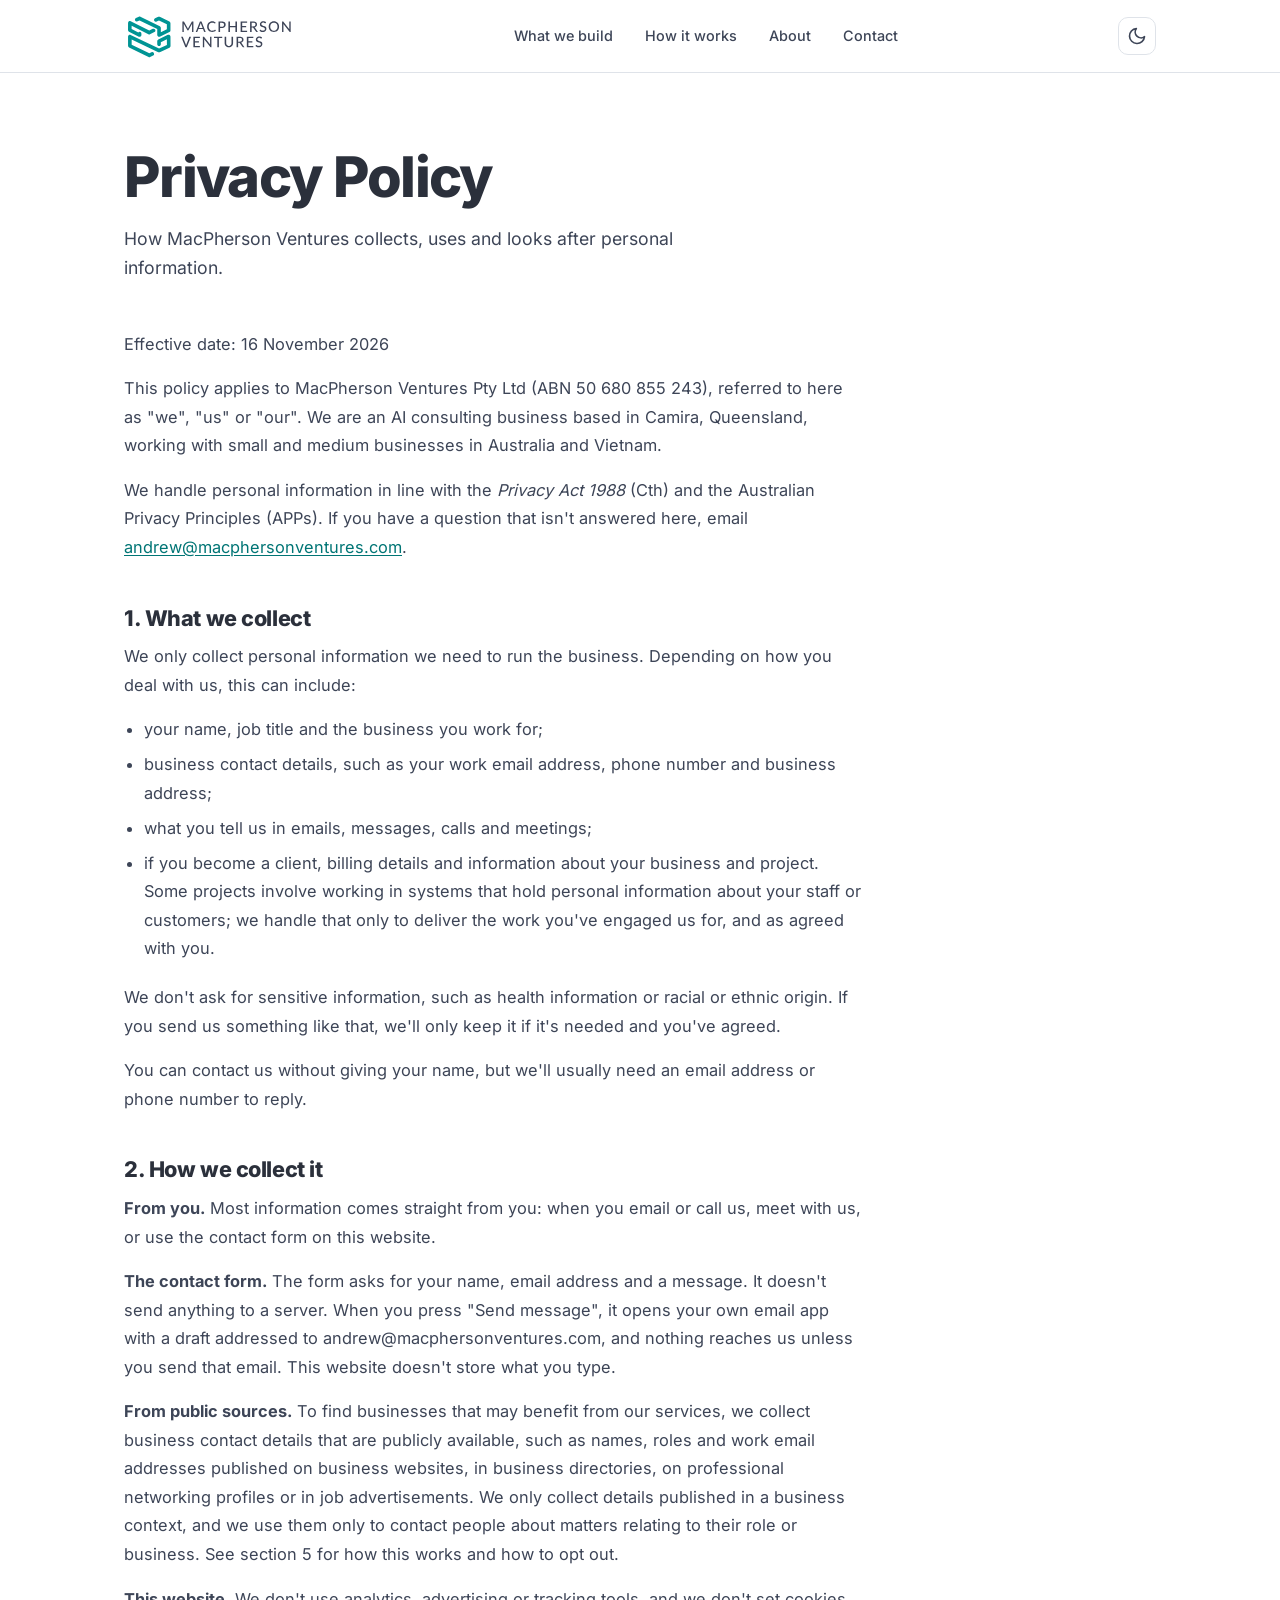
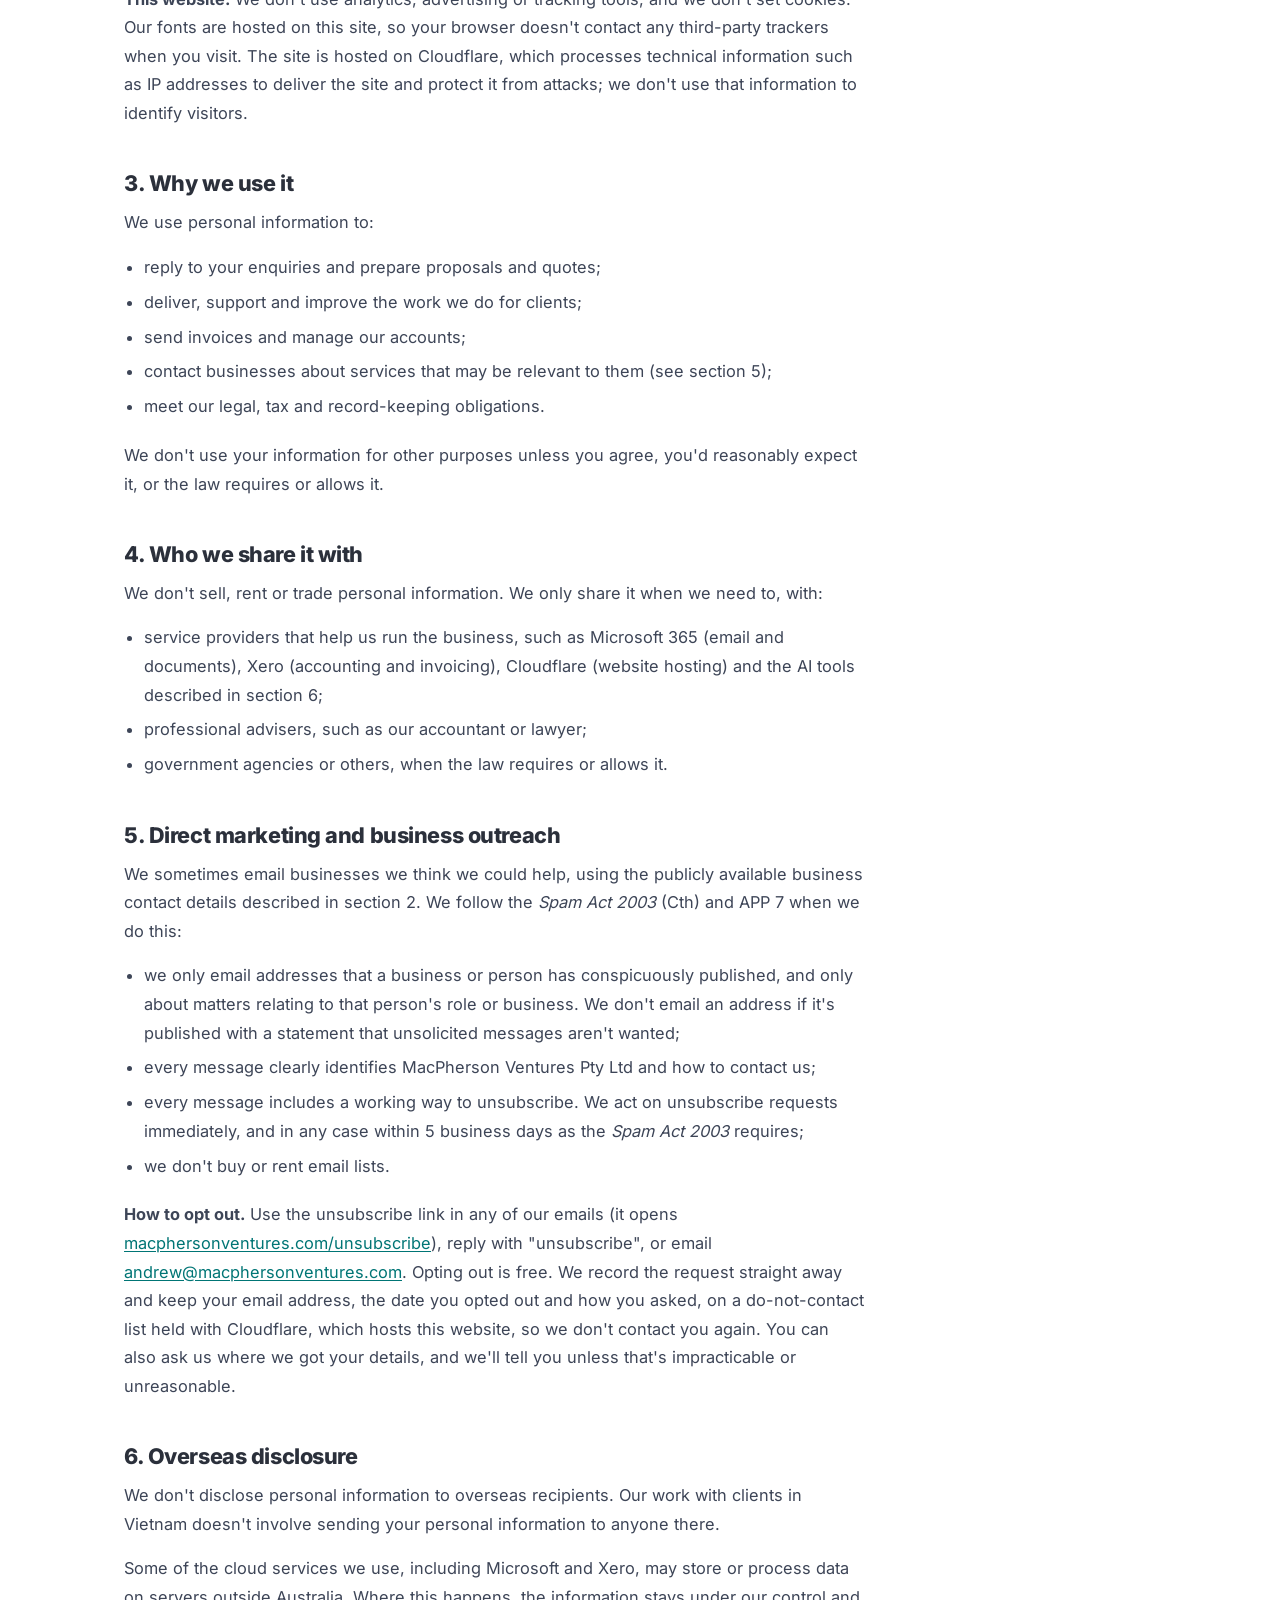
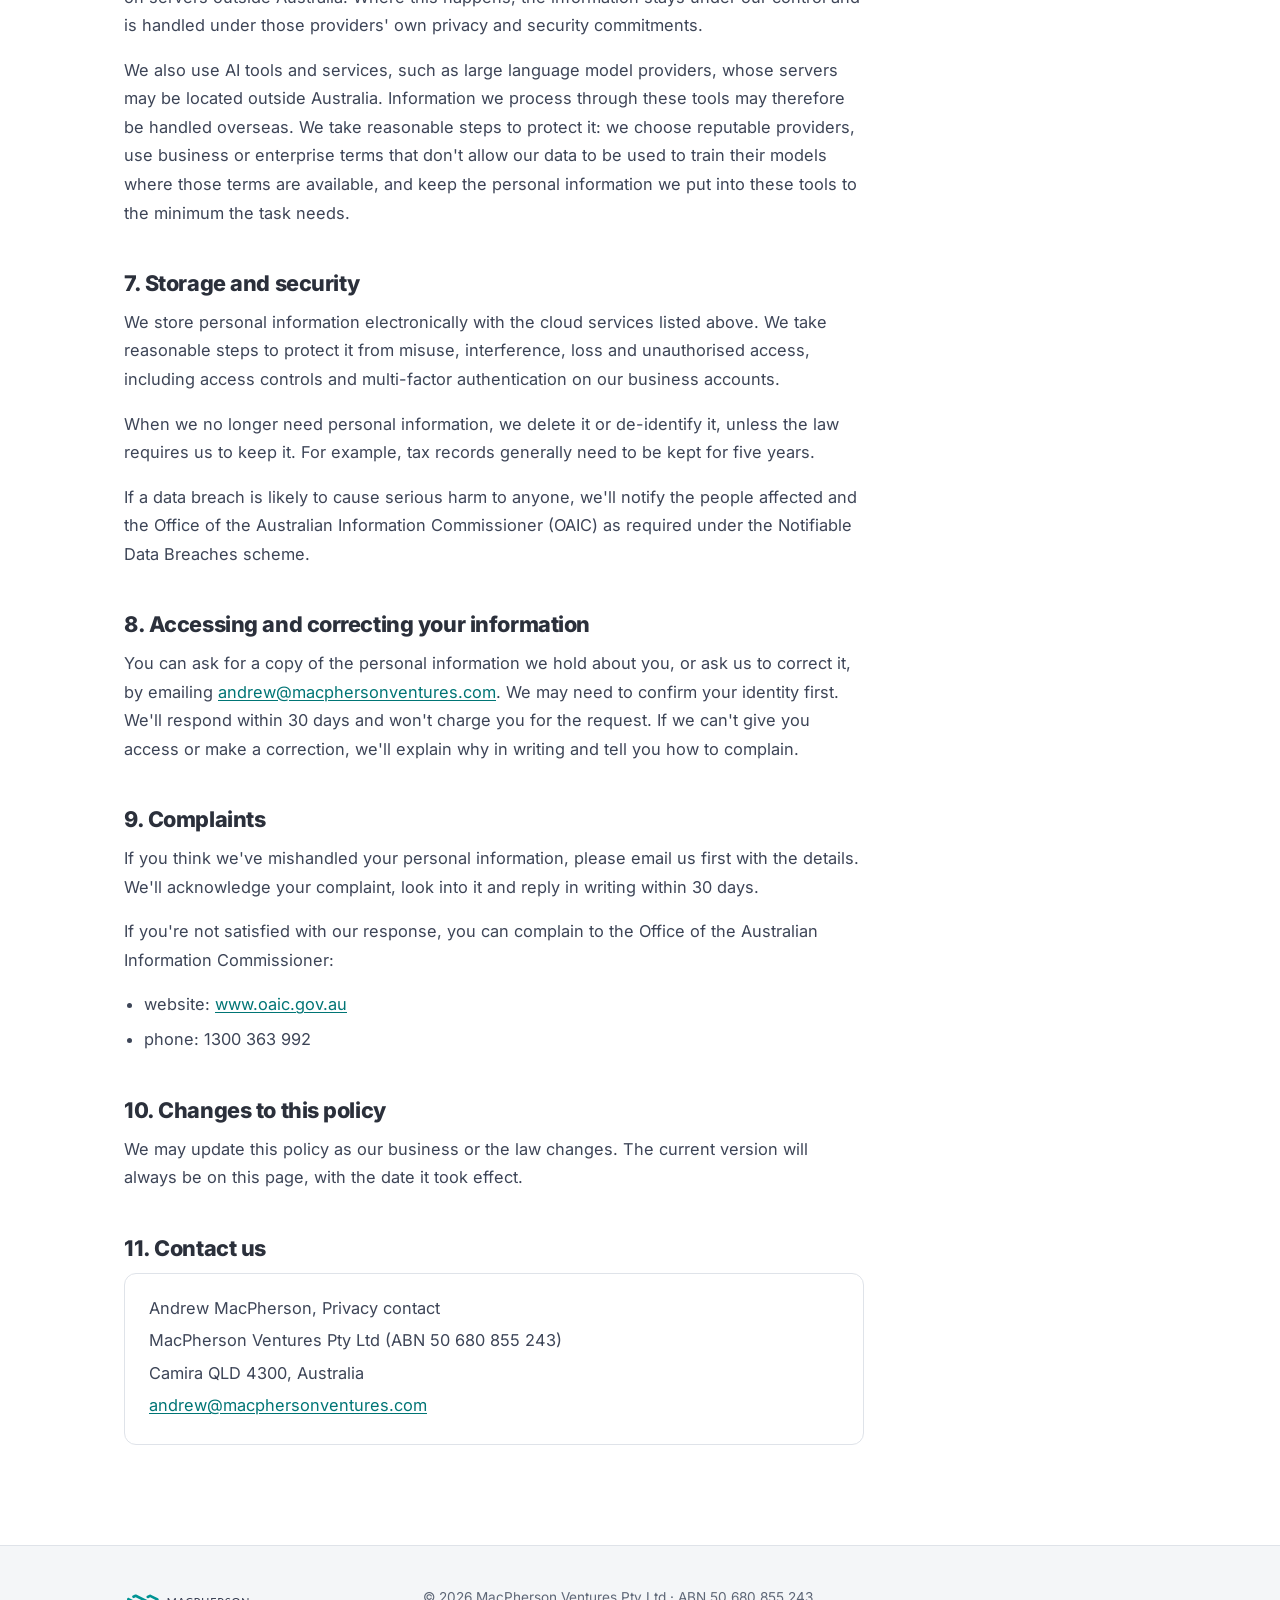
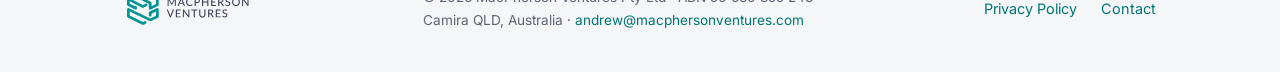
<file: privacy.html>
<!DOCTYPE html>
<html lang="en-AU">
<head>
    <meta charset="UTF-8">
    <meta name="viewport" content="width=device-width, initial-scale=1.0">
    <title>Privacy Policy | MacPherson Ventures</title>
    <meta name="description" content="How MacPherson Ventures Pty Ltd collects, uses, stores and protects personal information under the Privacy Act 1988 and the Australian Privacy Principles, and how to opt out of our emails.">
    <link rel="canonical" href="https://macphersonventures.com/privacy">
    <meta property="og:type" content="website">
    <meta property="og:site_name" content="MacPherson Ventures">
    <meta property="og:locale" content="en_AU">
    <meta property="og:title" content="Privacy Policy | MacPherson Ventures">
    <meta property="og:description" content="How MacPherson Ventures Pty Ltd handles personal information.">
    <meta property="og:url" content="https://macphersonventures.com/privacy">
    <meta property="og:image" content="https://macphersonventures.com/img/og-image.png">
    <meta property="og:image:width" content="1200">
    <meta property="og:image:height" content="630">
    <meta property="og:image:alt" content="MacPherson Ventures logo">
    <meta name="twitter:card" content="summary_large_image">
    <meta name="twitter:title" content="Privacy Policy | MacPherson Ventures">
    <meta name="twitter:description" content="How MacPherson Ventures Pty Ltd handles personal information.">
    <meta name="twitter:image" content="https://macphersonventures.com/img/og-image.png">
    <script>
        (function () {
            var d = document.documentElement, t = null;
            d.className += ' js';
            try { t = localStorage.getItem('theme'); } catch (e) {}
            if (t !== 'light' && t !== 'dark') {
                t = window.matchMedia && window.matchMedia('(prefers-color-scheme: dark)').matches ? 'dark' : 'light';
            }
            d.setAttribute('data-theme', t);
        })();
    </script>
    <link rel="icon" href="/favicon.ico" sizes="any">
    <link rel="icon" href="/favicon.svg" type="image/svg+xml">
    <link rel="icon" href="/favicon-32x32.png" type="image/png" sizes="32x32">
    <link rel="icon" href="/favicon-16x16.png" type="image/png" sizes="16x16">
    <link rel="apple-touch-icon" href="/apple-touch-icon.png">
    <link rel="manifest" href="/site.webmanifest">
    <meta name="theme-color" content="#ffffff" media="(prefers-color-scheme: light)">
    <meta name="theme-color" content="#2B303B" media="(prefers-color-scheme: dark)">
    <link rel="preload" href="/fonts/inter-latin-wght-normal.woff2" as="font" type="font/woff2" crossorigin>
    <link rel="stylesheet" href="/css/styles.css">
</head>
<body>
    <a class="skip-link" href="#main">Skip to content</a>
    <header>
        <nav class="container" aria-label="Main">
            <a href="/" class="logo" aria-label="MacPherson Ventures home">
                <img class="logo-light" src="/img/brand/mv-logo.svg" alt="MacPherson Ventures" width="170" height="48">
                <img class="logo-dark" src="/img/brand/mv-logo-reversed.svg" alt="MacPherson Ventures" width="170" height="48">
            </a>
            <div class="nav-links">
                <a href="/#services">What we build</a>
                <a href="/#how-it-works">How it works</a>
                <a href="/#about">About</a>
                <a href="/#contact">Contact</a>
            </div>
            <div class="nav-right">
                <button class="mobile-menu-btn" type="button" aria-label="Open menu" aria-expanded="false" aria-controls="mobile-nav">
                    <span></span>
                    <span></span>
                    <span></span>
                </button>
                <button class="theme-toggle" type="button" aria-label="Toggle dark mode">
                    <svg class="icon-sun" width="20" height="20" viewBox="0 0 24 24" fill="none" stroke="currentColor" stroke-width="2" stroke-linecap="round" stroke-linejoin="round" aria-hidden="true">
                        <circle cx="12" cy="12" r="5"/><line x1="12" y1="1" x2="12" y2="3"/><line x1="12" y1="21" x2="12" y2="23"/><line x1="4.22" y1="4.22" x2="5.64" y2="5.64"/><line x1="18.36" y1="18.36" x2="19.78" y2="19.78"/><line x1="1" y1="12" x2="3" y2="12"/><line x1="21" y1="12" x2="23" y2="12"/><line x1="4.22" y1="19.78" x2="5.64" y2="18.36"/><line x1="18.36" y1="5.64" x2="19.78" y2="4.22"/>
                    </svg>
                    <svg class="icon-moon" width="20" height="20" viewBox="0 0 24 24" fill="none" stroke="currentColor" stroke-width="2" stroke-linecap="round" stroke-linejoin="round" aria-hidden="true">
                        <path d="M21 12.79A9 9 0 1 1 11.21 3 7 7 0 0 0 21 12.79z"/>
                    </svg>
                </button>
            </div>
        </nav>
        <div class="mobile-nav" id="mobile-nav">
            <a href="/#services">What we build</a>
            <a href="/#how-it-works">How it works</a>
            <a href="/#about">About</a>
            <a href="/#contact">Contact</a>
        </div>
    </header>

    <main id="main">
        <section class="page-header">
            <div class="container">
                <h1>Privacy Policy</h1>
                <p>How MacPherson Ventures collects, uses and looks after personal information.</p>
            </div>
        </section>

        <section class="page-content">
            <div class="container">
            <div class="prose">
                <p class="policy-meta">Effective date: 16 November 2026</p>

                <p>This policy applies to MacPherson Ventures Pty Ltd (ABN 50 680 855 243), referred to here as "we", "us" or "our". We are an AI consulting business based in Camira, Queensland, working with small and medium businesses in Australia and Vietnam.</p>
                <p>We handle personal information in line with the <em>Privacy Act 1988</em> (Cth) and the Australian Privacy Principles (APPs). If you have a question that isn't answered here, email <a href="mailto:andrew@macphersonventures.com">andrew@macphersonventures.com</a>.</p>

                <h2>1. What we collect</h2>
                <p>We only collect personal information we need to run the business. Depending on how you deal with us, this can include:</p>
                <ul>
                    <li>your name, job title and the business you work for;</li>
                    <li>business contact details, such as your work email address, phone number and business address;</li>
                    <li>what you tell us in emails, messages, calls and meetings;</li>
                    <li>if you become a client, billing details and information about your business and project. Some projects involve working in systems that hold personal information about your staff or customers; we handle that only to deliver the work you've engaged us for, and as agreed with you.</li>
                </ul>
                <p>We don't ask for sensitive information, such as health information or racial or ethnic origin. If you send us something like that, we'll only keep it if it's needed and you've agreed.</p>
                <p>You can contact us without giving your name, but we'll usually need an email address or phone number to reply.</p>

                <h2>2. How we collect it</h2>
                <p><strong>From you.</strong> Most information comes straight from you: when you email or call us, meet with us, or use the contact form on this website.</p>
                <p><strong>The contact form.</strong> The form asks for your name, email address and a message. It doesn't send anything to a server. When you press "Send message", it opens your own email app with a draft addressed to andrew@macphersonventures.com, and nothing reaches us unless you send that email. This website doesn't store what you type.</p>
                <p><strong>From public sources.</strong> To find businesses that may benefit from our services, we collect business contact details that are publicly available, such as names, roles and work email addresses published on business websites, in business directories, on professional networking profiles or in job advertisements. We only collect details published in a business context, and we use them only to contact people about matters relating to their role or business. See section 5 for how this works and how to opt out.</p>
                <p><strong>This website.</strong> We don't use analytics, advertising or tracking tools, and we don't set cookies. Our fonts are hosted on this site, so your browser doesn't contact any third-party trackers when you visit. The site is hosted on Cloudflare, which processes technical information such as IP addresses to deliver the site and protect it from attacks; we don't use that information to identify visitors.</p>

                <h2>3. Why we use it</h2>
                <p>We use personal information to:</p>
                <ul>
                    <li>reply to your enquiries and prepare proposals and quotes;</li>
                    <li>deliver, support and improve the work we do for clients;</li>
                    <li>send invoices and manage our accounts;</li>
                    <li>contact businesses about services that may be relevant to them (see section 5);</li>
                    <li>meet our legal, tax and record-keeping obligations.</li>
                </ul>
                <p>We don't use your information for other purposes unless you agree, you'd reasonably expect it, or the law requires or allows it.</p>

                <h2>4. Who we share it with</h2>
                <p>We don't sell, rent or trade personal information. We only share it when we need to, with:</p>
                <ul>
                    <li>service providers that help us run the business, such as Microsoft 365 (email and documents), Xero (accounting and invoicing), Cloudflare (website hosting) and the AI tools described in section 6;</li>
                    <li>professional advisers, such as our accountant or lawyer;</li>
                    <li>government agencies or others, when the law requires or allows it.</li>
                </ul>

                <h2>5. Direct marketing and business outreach</h2>
                <p>We sometimes email businesses we think we could help, using the publicly available business contact details described in section 2. We follow the <em>Spam Act 2003</em> (Cth) and APP 7 when we do this:</p>
                <ul>
                    <li>we only email addresses that a business or person has conspicuously published, and only about matters relating to that person's role or business. We don't email an address if it's published with a statement that unsolicited messages aren't wanted;</li>
                    <li>every message clearly identifies MacPherson Ventures Pty Ltd and how to contact us;</li>
                    <li>every message includes a working way to unsubscribe. We act on unsubscribe requests immediately, and in any case within 5 business days as the <em>Spam Act 2003</em> requires;</li>
                    <li>we don't buy or rent email lists.</li>
                </ul>
                <p><strong>How to opt out.</strong> Use the unsubscribe link in any of our emails (it opens <a href="https://macphersonventures.com/unsubscribe">macphersonventures.com/unsubscribe</a>), reply with "unsubscribe", or email <a href="mailto:andrew@macphersonventures.com">andrew@macphersonventures.com</a>. Opting out is free. We record the request straight away and keep your email address, the date you opted out and how you asked, on a do-not-contact list held with Cloudflare, which hosts this website, so we don't contact you again. You can also ask us where we got your details, and we'll tell you unless that's impracticable or unreasonable.</p>

                <h2>6. Overseas disclosure</h2>
                <p>We don't disclose personal information to overseas recipients. Our work with clients in Vietnam doesn't involve sending your personal information to anyone there.</p>
                <p>Some of the cloud services we use, including Microsoft and Xero, may store or process data on servers outside Australia. Where this happens, the information stays under our control and is handled under those providers' own privacy and security commitments.</p>
                <p>We also use AI tools and services, such as large language model providers, whose servers may be located outside Australia. Information we process through these tools may therefore be handled overseas. We take reasonable steps to protect it: we choose reputable providers, use business or enterprise terms that don't allow our data to be used to train their models where those terms are available, and keep the personal information we put into these tools to the minimum the task needs.</p>

                <h2>7. Storage and security</h2>
                <p>We store personal information electronically with the cloud services listed above. We take reasonable steps to protect it from misuse, interference, loss and unauthorised access, including access controls and multi-factor authentication on our business accounts.</p>
                <p>When we no longer need personal information, we delete it or de-identify it, unless the law requires us to keep it. For example, tax records generally need to be kept for five years.</p>
                <p>If a data breach is likely to cause serious harm to anyone, we'll notify the people affected and the Office of the Australian Information Commissioner (OAIC) as required under the Notifiable Data Breaches scheme.</p>

                <h2>8. Accessing and correcting your information</h2>
                <p>You can ask for a copy of the personal information we hold about you, or ask us to correct it, by emailing <a href="mailto:andrew@macphersonventures.com">andrew@macphersonventures.com</a>. We may need to confirm your identity first. We'll respond within 30 days and won't charge you for the request. If we can't give you access or make a correction, we'll explain why in writing and tell you how to complain.</p>

                <h2>9. Complaints</h2>
                <p>If you think we've mishandled your personal information, please email us first with the details. We'll acknowledge your complaint, look into it and reply in writing within 30 days.</p>
                <p>If you're not satisfied with our response, you can complain to the Office of the Australian Information Commissioner:</p>
                <ul>
                    <li>website: <a href="https://www.oaic.gov.au" rel="noopener">www.oaic.gov.au</a></li>
                    <li>phone: 1300 363 992</li>
                </ul>

                <h2>10. Changes to this policy</h2>
                <p>We may update this policy as our business or the law changes. The current version will always be on this page, with the date it took effect.</p>

                <h2>11. Contact us</h2>
                <div class="policy-contact">
                    <p>Andrew MacPherson, Privacy contact</p>
                    <p>MacPherson Ventures Pty Ltd (ABN 50 680 855 243)</p>
                    <p>Camira QLD 4300, Australia</p>
                    <p><a href="mailto:andrew@macphersonventures.com">andrew@macphersonventures.com</a></p>
                </div>
            </div>
            </div>
        </section>
    </main>

    <footer>
        <div class="container footer-inner">
            <div class="footer-brand">
                <img class="logo-light" src="/img/brand/mv-logo.svg" alt="MacPherson Ventures" width="128" height="36" loading="lazy">
                <img class="logo-dark" src="/img/brand/mv-logo-reversed.svg" alt="MacPherson Ventures" width="128" height="36" loading="lazy">
            </div>
            <div class="footer-meta">
                <p>&copy; 2026 MacPherson Ventures Pty Ltd &middot; ABN 50 680 855 243</p>
                <p>Camira QLD, Australia &middot; <a href="mailto:andrew@macphersonventures.com">andrew@macphersonventures.com</a></p>
            </div>
            <div class="footer-links">
                <a href="/privacy">Privacy Policy</a>
                <a href="/#contact">Contact</a>
            </div>
        </div>
    </footer>

    <script src="/js/scripts.js"></script>
</body>
</html>
</file>
<file: css/styles.css>
/* MacPherson Ventures
   Palette from the Brand Style Guide (Oct 2026):
   Teal #009494, Slate #3D4557, Midnight #2B303B, White #FFFFFF.
   Teal is used for graphics and accents; a deeper teal is used for small
   text and buttons so they meet WCAG AA contrast. */

/* === Self-hosted Inter (SIL OFL 1.1, see fonts/OFL.txt) === */
@font-face {
    font-family: 'Inter';
    font-style: normal;
    font-weight: 100 900;
    font-display: swap;
    src: url('../fonts/inter-latin-wght-normal.woff2') format('woff2');
}

/* === Reset & Base === */
*, *::before, *::after {
    margin: 0;
    padding: 0;
    box-sizing: border-box;
}

/* === Theme Variables === */
:root {
    --teal: #009494;
    --slate: #3D4557;
    --midnight: #2B303B;
    --white: #ffffff;

    --bg-primary: #ffffff;
    --bg-alt: #f4f6f8;
    --bg-card: #ffffff;
    --text-primary: #2B303B;
    --text-secondary: #3D4557;
    --text-muted: #5d6676;
    --accent: #009494;
    --accent-text: #007575;
    --accent-hover: #005f5f;
    --btn-bg: #007a7a;
    --btn-bg-hover: #006262;
    --btn-text: #ffffff;
    --accent-subtle: rgba(0, 148, 148, 0.10);
    --border: #dfe3e9;
    --shadow: 0 1px 3px rgba(43,48,59,0.05), 0 4px 12px rgba(43,48,59,0.04);
    --shadow-hover: 0 4px 16px rgba(43,48,59,0.09), 0 8px 32px rgba(43,48,59,0.05);
    --nav-bg: rgba(255, 255, 255, 0.9);
    --hero-overlay: linear-gradient(to bottom, rgba(255,255,255,0.90), rgba(255,255,255,0.78));
    --grid-color: rgba(0, 148, 148, 0.10);
    --divider: linear-gradient(90deg, transparent, rgba(0,148,148,0.35), rgba(61,69,87,0.2), transparent);
    --card-icon-bg: rgba(0, 148, 148, 0.09);
    --input-bg: #ffffff;
    --input-border: #c7cdd6;
    color-scheme: light;
}

:root[data-theme="dark"] {
    --bg-primary: #2B303B;
    --bg-alt: #252932;
    --bg-card: #333947;
    --text-primary: #ffffff;
    --text-secondary: #d3d7df;
    --text-muted: #a3aab8;
    --accent: #009494;
    --accent-text: #4fd0d0;
    --accent-hover: #7fe0e0;
    --btn-bg: #007a7a;
    --btn-bg-hover: #008a8a;
    --btn-text: #ffffff;
    --accent-subtle: rgba(0, 148, 148, 0.18);
    --border: #424a5b;
    --shadow: 0 1px 3px rgba(0,0,0,0.25), 0 4px 12px rgba(0,0,0,0.18);
    --shadow-hover: 0 4px 16px rgba(0,0,0,0.35), 0 8px 32px rgba(0,0,0,0.22);
    --nav-bg: rgba(43, 48, 59, 0.92);
    --hero-overlay: linear-gradient(to bottom, rgba(43,48,59,0.90), rgba(43,48,59,0.70));
    --grid-color: rgba(0, 148, 148, 0.12);
    --divider: linear-gradient(90deg, transparent, rgba(0,148,148,0.45), rgba(255,255,255,0.12), transparent);
    --card-icon-bg: rgba(0, 148, 148, 0.18);
    --input-bg: #252932;
    --input-border: #4a5264;
    color-scheme: dark;
}

/* No-JS fallback: follow the system setting */
@media (prefers-color-scheme: dark) {
    :root:not([data-theme]) {
        --bg-primary: #2B303B;
        --bg-alt: #252932;
        --bg-card: #333947;
        --text-primary: #ffffff;
        --text-secondary: #d3d7df;
        --text-muted: #a3aab8;
        --accent-text: #4fd0d0;
        --accent-hover: #7fe0e0;
        --accent-subtle: rgba(0, 148, 148, 0.18);
        --border: #424a5b;
        --nav-bg: rgba(43, 48, 59, 0.92);
        --hero-overlay: linear-gradient(to bottom, rgba(43,48,59,0.90), rgba(43,48,59,0.70));
        --card-icon-bg: rgba(0, 148, 148, 0.18);
        --input-bg: #252932;
        --input-border: #4a5264;
        color-scheme: dark;
    }
}

/* === Typography === */
html {
    scroll-behavior: smooth;
    scroll-padding-top: 84px;
}

body {
    font-family: 'Inter', -apple-system, BlinkMacSystemFont, "Segoe UI", Roboto, sans-serif;
    font-size: 16px;
    line-height: 1.6;
    color: var(--text-primary);
    background-color: var(--bg-primary);
    transition: background-color 0.3s ease, color 0.3s ease;
    -webkit-font-smoothing: antialiased;
    -moz-osx-font-smoothing: grayscale;
}

h1, h2, h3 {
    line-height: 1.15;
    font-weight: 800;
    letter-spacing: -0.03em;
    color: var(--text-primary);
}

h1 { font-size: clamp(2.25rem, 5.5vw, 3.5rem); }
h2 { font-size: clamp(1.6rem, 3.5vw, 2.25rem); margin-bottom: 1.5rem; }
h3 { font-size: 1.15rem; font-weight: 700; margin-bottom: 0.5rem; }

a {
    color: var(--accent-text);
    text-decoration: none;
    transition: color 0.2s ease;
}

a:hover { color: var(--accent-hover); }

a:focus-visible,
button:focus-visible,
input:focus-visible,
textarea:focus-visible {
    outline: 2px solid var(--accent);
    outline-offset: 2px;
}

.skip-link {
    position: absolute;
    left: -999px;
    top: 0.5rem;
    background: var(--bg-card);
    padding: 0.5rem 1rem;
    border-radius: 8px;
    z-index: 200;
}

.skip-link:focus { left: 0.5rem; }

.container {
    max-width: 1080px;
    margin: 0 auto;
    padding: 0 1.5rem;
}

/* === Navigation === */
header {
    position: sticky;
    top: 0;
    z-index: 100;
    background: var(--nav-bg);
    backdrop-filter: blur(16px);
    -webkit-backdrop-filter: blur(16px);
    border-bottom: 1px solid var(--border);
}

nav {
    display: flex;
    align-items: center;
    justify-content: space-between;
    height: 72px;
}

.logo {
    display: flex;
    align-items: center;
}

/* Horizontal lockup; style guide minimum is about 115px wide */
.logo img {
    display: block;
    height: 48px;
    width: auto;
}

/* Standard logo on light, reversed logo on dark */
.logo-dark { display: none !important; }
:root[data-theme="dark"] .logo-light { display: none !important; }
:root[data-theme="dark"] .logo-dark { display: block !important; }
@media (prefers-color-scheme: dark) {
    :root:not([data-theme]) .logo-light { display: none !important; }
    :root:not([data-theme]) .logo-dark { display: block !important; }
}

.nav-links {
    display: flex;
    align-items: center;
    gap: 2rem;
}

.nav-links a {
    color: var(--text-secondary);
    font-size: 0.9rem;
    font-weight: 500;
}

.nav-links a:hover { color: var(--accent-text); }

.nav-right {
    display: flex;
    align-items: center;
    gap: 0.75rem;
}

/* === Mobile Menu Button === */
.mobile-menu-btn {
    display: none;
    flex-direction: column;
    justify-content: center;
    gap: 5px;
    width: 38px;
    height: 38px;
    background: none;
    border: 1px solid var(--border);
    border-radius: 10px;
    cursor: pointer;
    padding: 8px;
}

.mobile-menu-btn span {
    display: block;
    height: 2px;
    background: var(--text-secondary);
    border-radius: 2px;
}

.mobile-nav {
    display: none;
    flex-direction: column;
    padding: 0.75rem 1.5rem 1rem;
    border-bottom: 1px solid var(--border);
    background: var(--nav-bg);
}

.mobile-nav a {
    color: var(--text-secondary);
    font-size: 0.95rem;
    font-weight: 500;
    padding: 0.6rem 0;
}

.mobile-nav a:hover { color: var(--accent-text); }

.mobile-nav.open { display: flex; }

/* === Theme Toggle === */
.theme-toggle {
    display: flex;
    align-items: center;
    justify-content: center;
    width: 38px;
    height: 38px;
    background: none;
    border: 1px solid var(--border);
    border-radius: 10px;
    cursor: pointer;
    color: var(--text-secondary);
    transition: border-color 0.2s ease, color 0.2s ease;
}

.theme-toggle:hover {
    border-color: var(--accent);
    color: var(--accent-text);
}

/* Show the icon for the mode you would switch to */
.theme-toggle .icon-sun { display: none; }
.theme-toggle .icon-moon { display: block; }
:root[data-theme="dark"] .theme-toggle .icon-sun { display: block; }
:root[data-theme="dark"] .theme-toggle .icon-moon { display: none; }

/* === Hero === */
.hero {
    min-height: 88vh;
    display: flex;
    align-items: center;
    position: relative;
    overflow: hidden;
}

.hero-bg-image {
    position: absolute;
    inset: 0;
    background: url('../img/hero-dragon-bridge.webp') center/cover no-repeat;
    z-index: 0;
}

.hero-overlay {
    position: absolute;
    inset: 0;
    z-index: 1;
    background: var(--hero-overlay);
}

.hero-grid {
    position: absolute;
    inset: 0;
    z-index: 2;
    opacity: 0.5;
    background-image:
        linear-gradient(var(--grid-color) 1px, transparent 1px),
        linear-gradient(90deg, var(--grid-color) 1px, transparent 1px);
    background-size: 60px 60px;
    mask-image: radial-gradient(ellipse 70% 60% at 50% 50%, black 20%, transparent 100%);
    -webkit-mask-image: radial-gradient(ellipse 70% 60% at 50% 50%, black 20%, transparent 100%);
}

.hero-content {
    position: relative;
    z-index: 3;
    padding: 3rem 1.5rem;
}

.hero-kicker {
    color: var(--accent-text);
    font-size: 0.85rem;
    font-weight: 600;
    letter-spacing: 0.08em;
    text-transform: uppercase;
    margin-bottom: 1rem;
}

.hero h1 {
    margin-bottom: 1.25rem;
    max-width: 720px;
}

.hero-subtitle {
    font-size: clamp(1.05rem, 2vw, 1.2rem);
    color: var(--text-secondary);
    max-width: 600px;
    margin-bottom: 2.5rem;
    line-height: 1.7;
}

/* === Buttons === */
.btn {
    display: inline-block;
    padding: 0.85rem 2.25rem;
    border-radius: 10px;
    font-family: inherit;
    font-size: 0.95rem;
    font-weight: 600;
    cursor: pointer;
    border: none;
    transition: background-color 0.2s ease, transform 0.2s ease;
}

.btn-primary {
    background: var(--btn-bg);
    color: var(--btn-text);
}

.btn-primary:hover {
    background: var(--btn-bg-hover);
    color: var(--btn-text);
    transform: translateY(-1px);
}

/* === Section Divider === */
.section-divider {
    height: 1px;
    background: var(--divider);
    max-width: 600px;
    margin: 0 auto;
}

/* === Sections === */
.services,
.how-it-works,
.about,
.contact {
    padding: 6rem 0;
}

.section-intro {
    color: var(--text-secondary);
    font-size: 1.05rem;
    max-width: 640px;
    margin: -0.5rem auto 3rem;
    text-align: center;
}

.services h2,
.how-it-works h2 {
    text-align: center;
}

.how-it-works h2 { margin-bottom: 3rem; }

.card-grid {
    display: grid;
    grid-template-columns: repeat(2, 1fr);
    gap: 1.5rem;
}

.card {
    background: var(--bg-card);
    border: 1px solid var(--border);
    border-radius: 16px;
    padding: 2rem;
    box-shadow: var(--shadow);
    transition: box-shadow 0.3s ease, border-color 0.3s ease;
}

.card:hover {
    box-shadow: var(--shadow-hover);
    border-color: var(--accent);
}

.card-icon {
    width: 52px;
    height: 52px;
    display: flex;
    align-items: center;
    justify-content: center;
    background: var(--card-icon-bg);
    border-radius: 14px;
    margin-bottom: 1.25rem;
    color: var(--accent);
}

.card-desc {
    color: var(--text-secondary);
    font-size: 0.95rem;
    line-height: 1.65;
    margin-bottom: 1rem;
}

.card-outcome {
    color: var(--text-primary);
    font-size: 0.9rem;
    font-weight: 500;
    line-height: 1.6;
    padding-left: 1rem;
    border-left: 2px solid var(--accent);
}

/* === How It Works === */
.steps {
    display: flex;
    flex-direction: column;
    gap: 1.5rem;
    max-width: 660px;
    margin: 0 auto;
}

.step {
    display: flex;
    align-items: flex-start;
    gap: 1.5rem;
    background: var(--bg-card);
    border: 1px solid var(--border);
    border-radius: 16px;
    padding: 2rem;
    box-shadow: var(--shadow);
}

.step-number {
    flex-shrink: 0;
    width: 44px;
    height: 44px;
    display: flex;
    align-items: center;
    justify-content: center;
    background: var(--btn-bg);
    color: #ffffff;
    font-size: 1.1rem;
    font-weight: 800;
    border-radius: 12px;
}

.step-content h3 { margin-bottom: 0.35rem; }

.step-content p {
    color: var(--text-secondary);
    font-size: 0.95rem;
    line-height: 1.65;
}

/* === About === */
.about-text { max-width: 680px; }

.about-text p {
    color: var(--text-secondary);
    font-size: 1.05rem;
    line-height: 1.8;
    margin-bottom: 1.25rem;
}

.about-text p:last-child { margin-bottom: 0; }

/* === Contact === */
.contact-layout {
    display: grid;
    grid-template-columns: 1fr 1fr;
    gap: 3rem;
    align-items: start;
}

.contact-info {
    display: flex;
    flex-direction: column;
    gap: 1rem;
}

.contact-lead {
    color: var(--text-secondary);
    font-size: 1.05rem;
    line-height: 1.7;
}

.contact-item {
    display: flex;
    align-items: center;
    gap: 0.75rem;
    color: var(--text-secondary);
}

.contact-item svg {
    color: var(--accent);
    flex-shrink: 0;
}

.contact-item a { font-weight: 500; }

.contact-note,
.form-privacy {
    color: var(--text-muted);
    font-size: 0.9rem;
    line-height: 1.6;
}

.contact-form {
    display: flex;
    flex-direction: column;
    gap: 1.25rem;
}

.form-group {
    display: flex;
    flex-direction: column;
    gap: 0.4rem;
}

.form-group label {
    font-size: 0.85rem;
    font-weight: 600;
    color: var(--text-secondary);
}

.form-group input,
.form-group textarea {
    font-family: inherit;
    font-size: 0.95rem;
    padding: 0.75rem 1rem;
    background: var(--input-bg);
    color: var(--text-primary);
    border: 1px solid var(--input-border);
    border-radius: 10px;
    transition: border-color 0.2s ease, box-shadow 0.2s ease;
}

.form-group input:focus,
.form-group textarea:focus {
    border-color: var(--accent);
    box-shadow: 0 0 0 3px var(--accent-subtle);
    outline: none;
}

.form-group textarea {
    resize: vertical;
    min-height: 120px;
}

.contact-form .btn { align-self: flex-start; }

/* === Footer === */
footer {
    border-top: 1px solid var(--border);
    background: var(--bg-alt);
    padding: 2.5rem 0;
}

.footer-inner {
    display: flex;
    flex-wrap: wrap;
    align-items: center;
    justify-content: space-between;
    gap: 1.25rem;
}

.footer-brand img {
    display: block;
    height: 36px;
    width: auto;
}

.footer-meta {
    font-size: 0.85rem;
    color: var(--text-muted);
    line-height: 1.7;
}

.footer-links {
    display: flex;
    gap: 1.5rem;
    font-size: 0.9rem;
}

/* === Fade-in Animation === */
.js .fade-in {
    opacity: 0;
    transform: translateY(24px);
    transition: opacity 0.6s ease-out, transform 0.6s ease-out;
}

.js .fade-in.visible {
    opacity: 1;
    transform: none;
}

@media (prefers-reduced-motion: reduce) {
    html { scroll-behavior: auto; }
    .js .fade-in { opacity: 1; transform: none; transition: none; }
    body { transition: none; }
}

/* === Privacy Page === */
.page-header {
    padding: 4.5rem 0 2rem;
}

.page-header p {
    color: var(--text-secondary);
    font-size: 1.1rem;
    max-width: 640px;
    margin-top: 1rem;
}

.page-content {
    padding: 1rem 0 5rem;
}

.prose { max-width: 740px; }

.prose h2 {
    font-size: 1.35rem;
    letter-spacing: -0.02em;
    margin: 2.75rem 0 0.75rem;
}

.prose p,
.prose li {
    color: var(--text-secondary);
    font-size: 1.02rem;
    line-height: 1.75;
}

.prose p { margin-bottom: 1rem; }

.prose ul {
    margin: 0.25rem 0 1.25rem 1.25rem;
}

.prose li { margin-bottom: 0.4rem; }

.prose a { text-decoration: underline; text-underline-offset: 2px; }

.policy-meta {
    color: var(--text-muted);
    font-size: 0.95rem;
}

.policy-contact {
    background: var(--bg-card);
    border: 1px solid var(--border);
    border-radius: 12px;
    padding: 1.25rem 1.5rem;
    margin: 0.5rem 0 1.25rem;
}

.policy-contact p { margin-bottom: 0.25rem; }


/* === Unsubscribe page === */
.unsubscribe-panel {
    max-width: 640px;
}

.unsubscribe-form {
    display: flex;
    flex-direction: column;
    gap: 1.25rem;
    margin: 1.5rem 0 1rem;
}

.unsubscribe-form .btn { align-self: flex-start; }

.form-error {
    color: #8a1f1f;
    background: #fdecec;
    border: 1px solid #f0c0c0;
    border-radius: 10px;
    padding: 0.75rem 1rem;
    margin: 0 0 1.25rem;
}

:root[data-theme="dark"] .form-error {
    color: #ffc9c9;
    background: rgba(180, 40, 40, 0.22);
    border-color: rgba(240, 140, 140, 0.35);
}

@media (prefers-color-scheme: dark) {
    :root:not([data-theme]) .form-error {
        color: #ffc9c9;
        background: rgba(180, 40, 40, 0.22);
        border-color: rgba(240, 140, 140, 0.35);
    }
}
/* === Responsive === */
@media (max-width: 768px) {
    .hero { min-height: 80vh; }
    .nav-links { display: none; }
    .mobile-menu-btn { display: flex; }
    .card-grid { grid-template-columns: 1fr; }
    .contact-layout { grid-template-columns: 1fr; gap: 2.5rem; }
    .services, .how-it-works, .about, .contact { padding: 4rem 0; }
    .step { padding: 1.5rem; }
    .logo img { height: 38px; }
    .footer-inner { flex-direction: column; align-items: flex-start; }
}

@media (max-width: 480px) {
    .container { padding: 0 1.25rem; }
    .card { padding: 1.5rem; }
    .step { flex-direction: column; gap: 1rem; }
}
</file>
<file: css/ai-audit.css>
/* AI time audit page. Uses the theme custom properties from styles.css,
   so light and dark mode (data-theme and prefers-color-scheme) both work. */

.audit-hero { padding-bottom: 3rem; }
.audit-hero h1 { max-width: 720px; }

.audit-actions {
    display: flex;
    flex-direction: column;
    align-items: flex-start;
    gap: 1rem;
    margin-top: 2rem;
}

.audit-link {
    color: var(--accent-text);
    font-weight: 600;
    text-decoration: underline;
    text-underline-offset: 3px;
}

.audit-secondary {
    display: flex;
    flex-direction: column;
    align-items: flex-start;
    gap: 0.4rem;
    margin-top: 1rem;
}
.audit-secondary p {
    margin: 0;
    font-size: 0.95rem;
    color: var(--text-secondary);
    line-height: 1.5;
}

.audit-section { padding: 3rem 0; }
.audit-alt { background: var(--bg-alt); }

.audit-grid {
    display: grid;
    grid-template-columns: 1fr;
    gap: 1.25rem;
}

.audit-section .steps { margin: 0; }
.audit-section .step { padding: 1.25rem; gap: 1rem; }

.audit-price {
    background: var(--bg-card);
    border: 1px solid var(--accent);
    border-radius: 16px;
    padding: 1.75rem 1.5rem;
    box-shadow: var(--shadow);
    max-width: 560px;
}

.audit-amount {
    font-size: clamp(2.5rem, 9vw, 3.5rem);
    font-weight: 800;
    letter-spacing: -0.03em;
    line-height: 1.1;
    color: var(--text-primary);
}

.audit-gst {
    color: var(--text-muted);
    font-size: 0.95rem;
    font-weight: 400;
    letter-spacing: 0;
}

.audit-price .card-desc + .card-desc { margin-top: 0.75rem; }

.audit-prose { max-width: 740px; }
.audit-prose p { color: var(--text-secondary); line-height: 1.7; }
.audit-prose p + p,
.audit-prose ul + p { margin-top: 1rem; }
.audit-prose h2 { margin-bottom: 1rem; }

.audit-list {
    padding-left: 1.25rem;
    color: var(--text-secondary);
    line-height: 1.7;
}
.audit-list li + li { margin-top: 0.6rem; }

.audit-questions { margin-top: 1.5rem; }

.audit-footnote {
    padding: 2rem 0;
    font-size: 0.85rem;
    color: var(--text-muted);
}

.audit-price .btn { margin-top: 0.5rem; }

.audit-faq {
    max-width: 740px;
    display: flex;
    flex-direction: column;
    gap: 0.75rem;
}

.audit-faq details {
    background: var(--bg-card);
    border: 1px solid var(--border);
    border-radius: 12px;
    padding: 1rem 1.25rem;
}

.audit-faq summary {
    cursor: pointer;
    font-weight: 600;
    color: var(--text-primary);
}

.audit-faq summary:focus-visible {
    outline: 2px solid var(--accent);
    outline-offset: 4px;
}

.audit-faq details[open] summary { margin-bottom: 0.5rem; }

.audit-faq p {
    color: var(--text-secondary);
    line-height: 1.7;
}

.audit-cta .card-desc { max-width: 560px; }

@media (min-width: 700px) {
    .audit-section { padding: 4.5rem 0; }
    .audit-grid { grid-template-columns: repeat(3, 1fr); }
    .audit-actions { flex-direction: row; align-items: center; gap: 1.5rem; }
    .audit-price { padding: 2.25rem 2.5rem; }
    .audit-section .step { padding: 1.75rem; gap: 1.5rem; }
}
</file>
